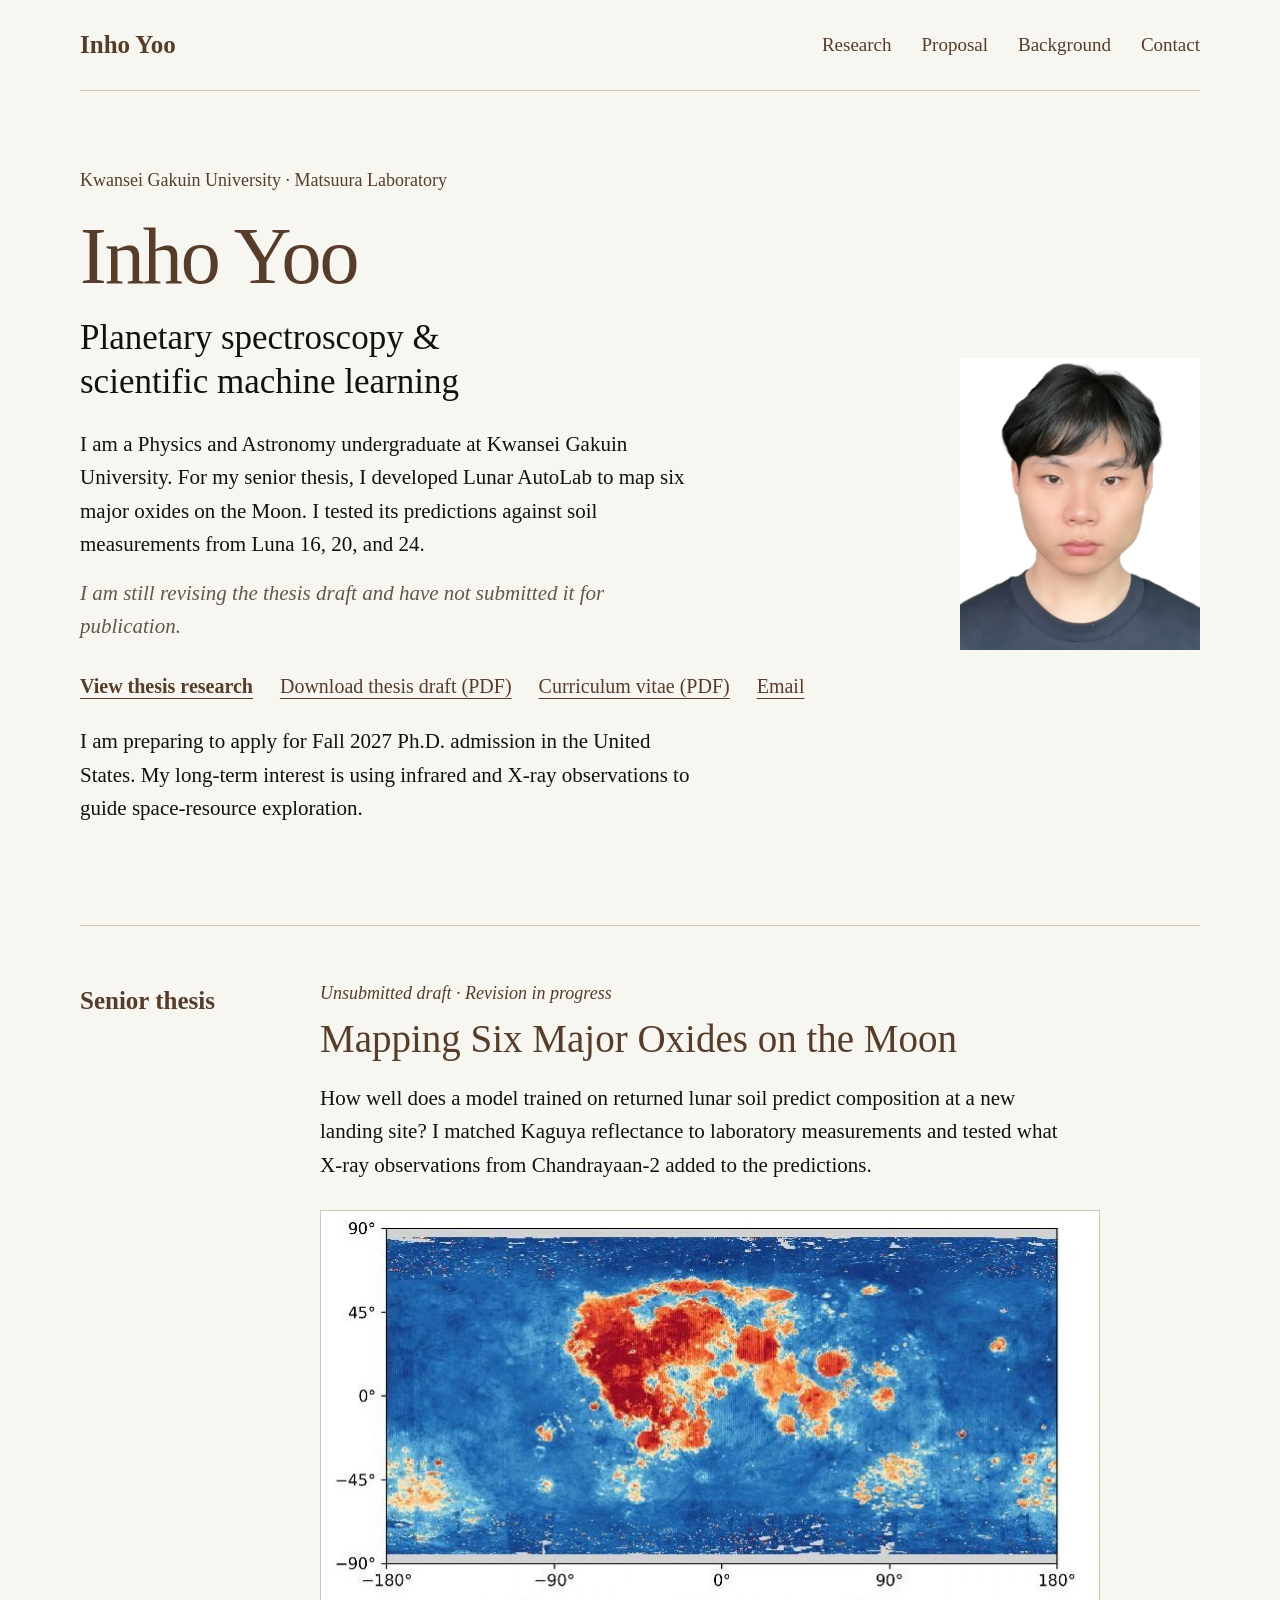
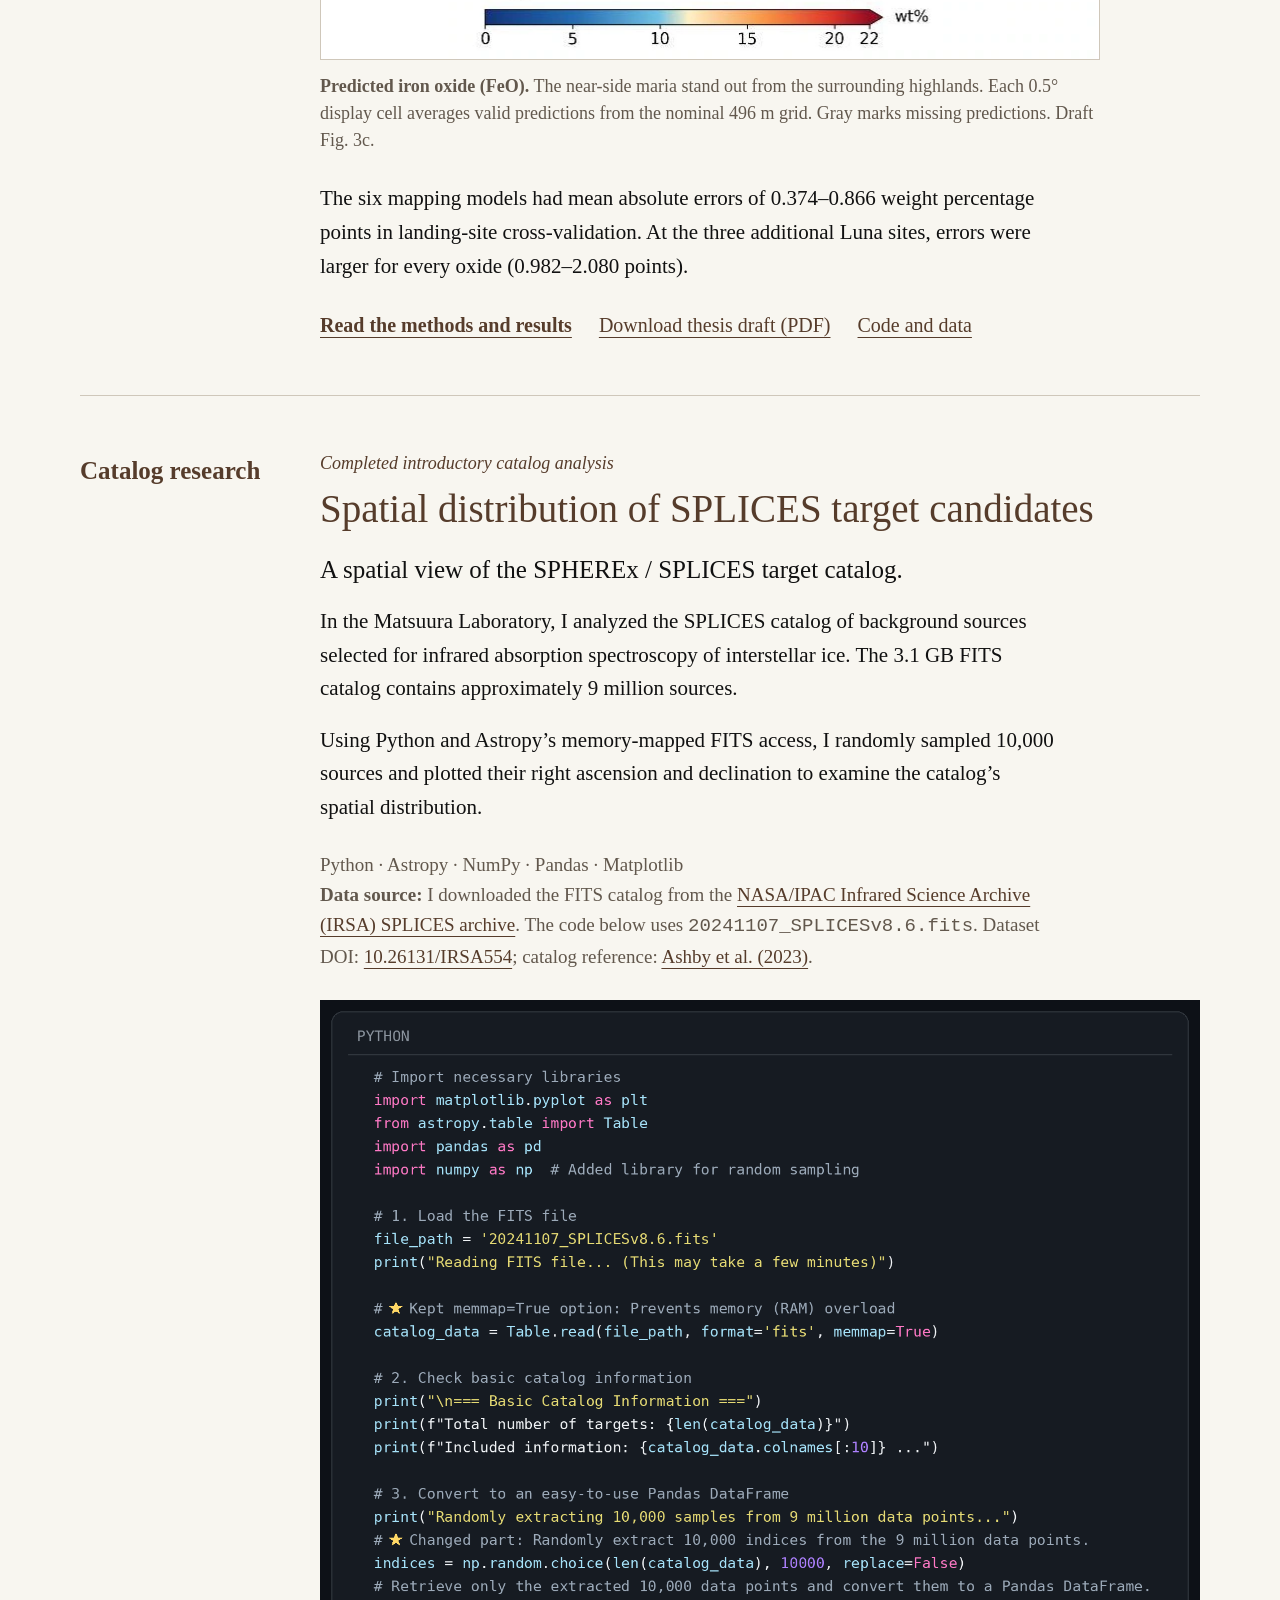
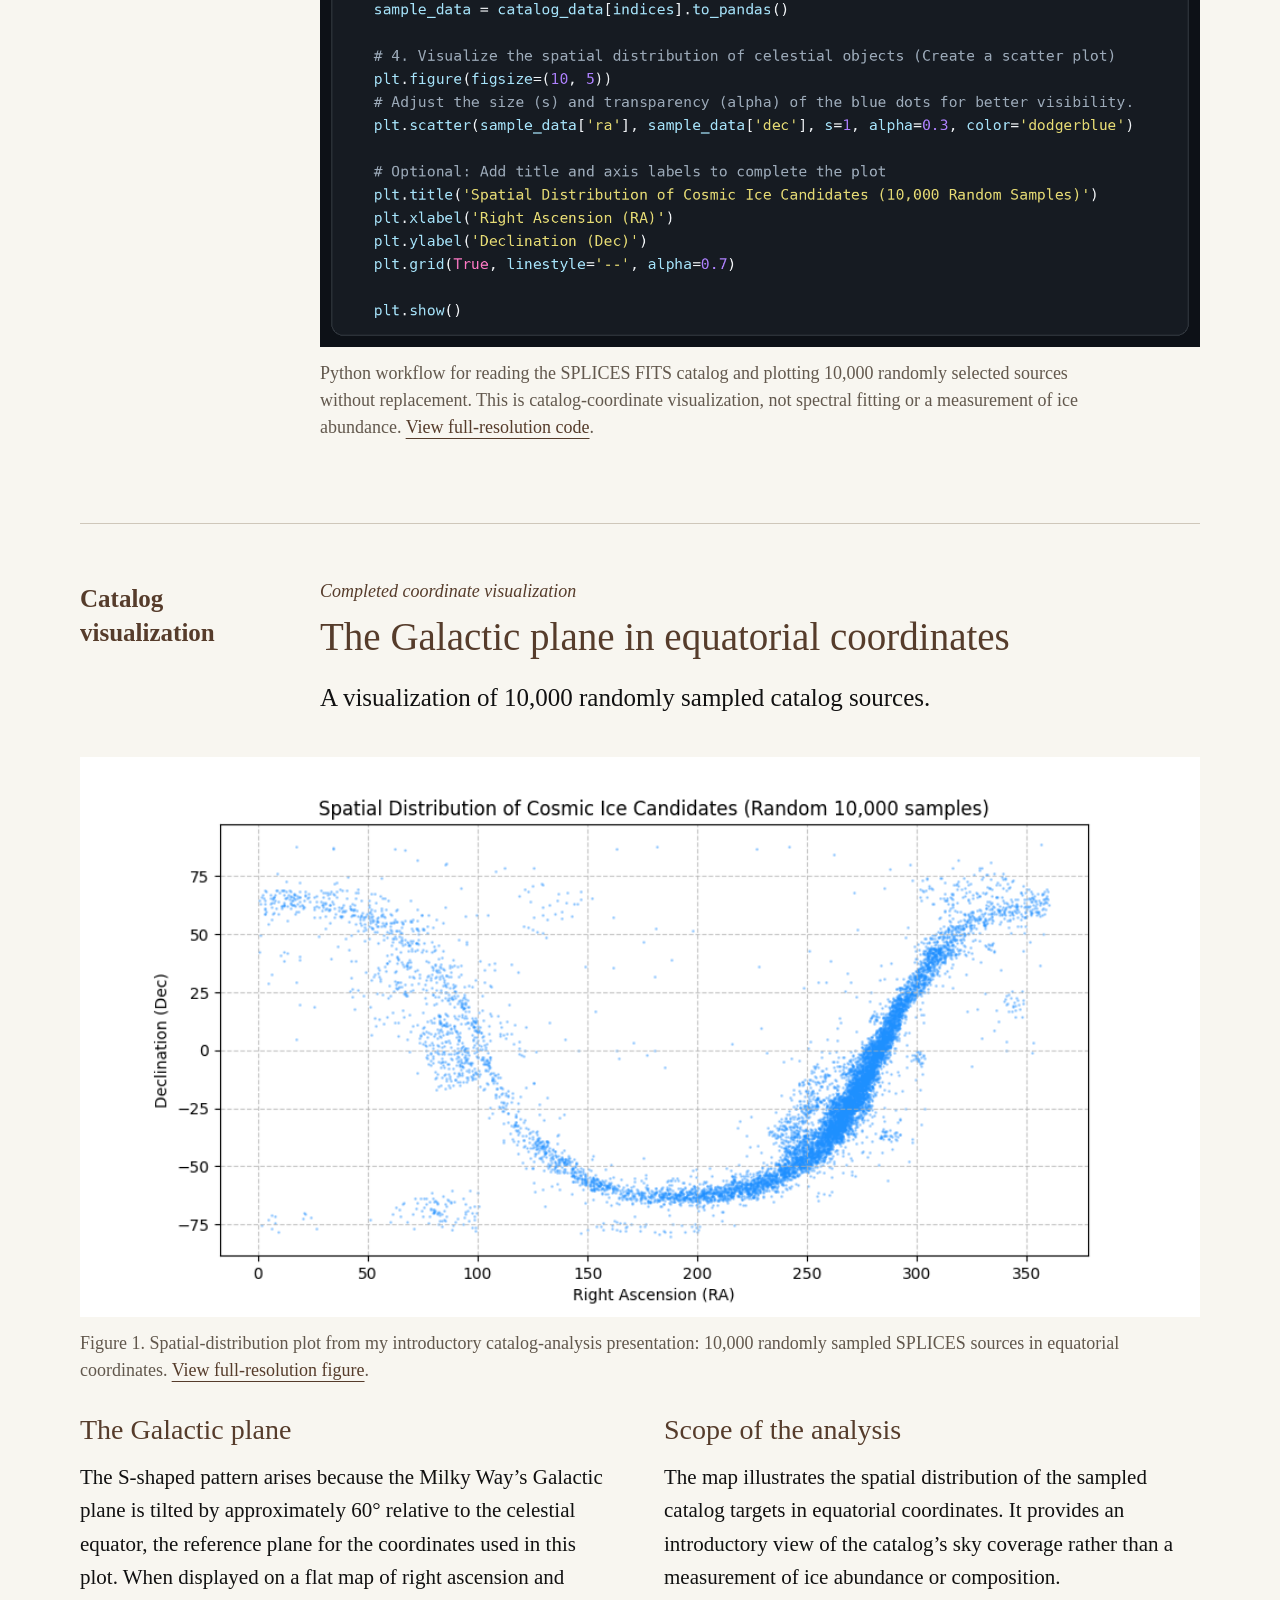
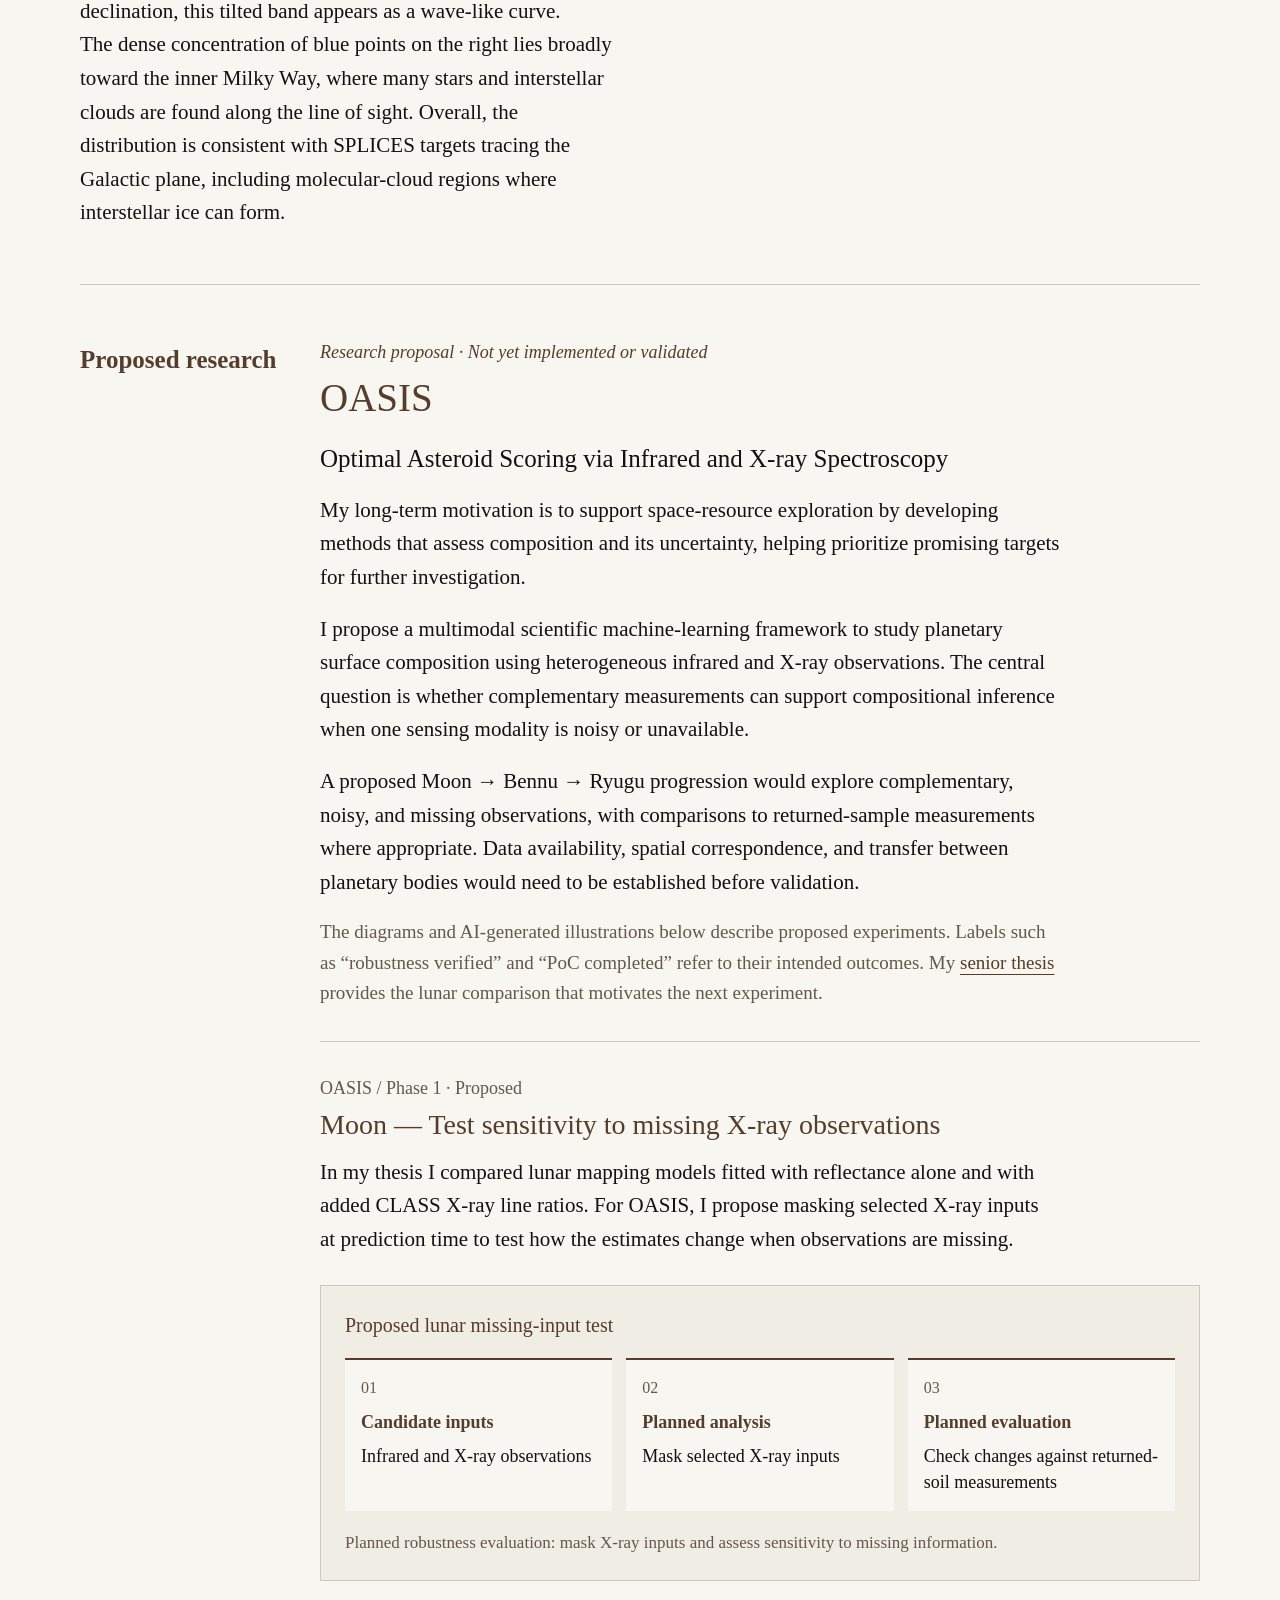
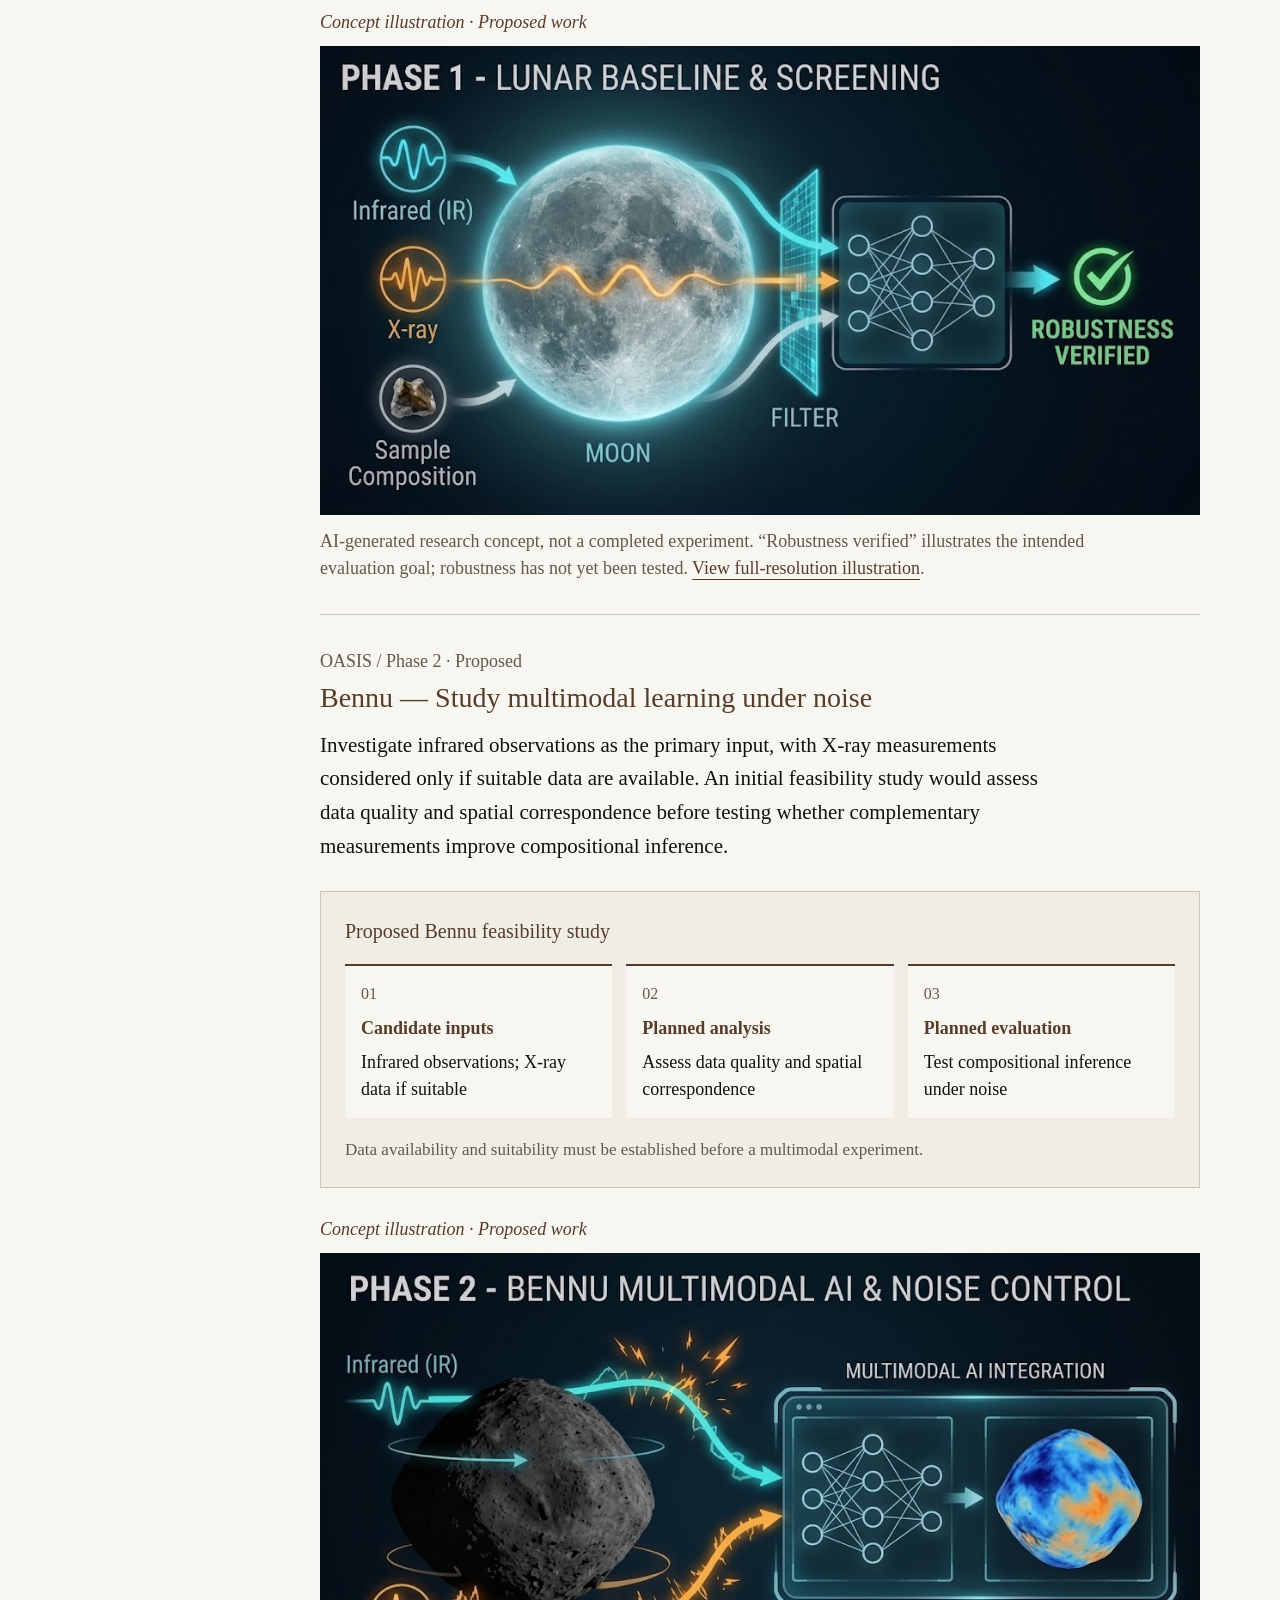
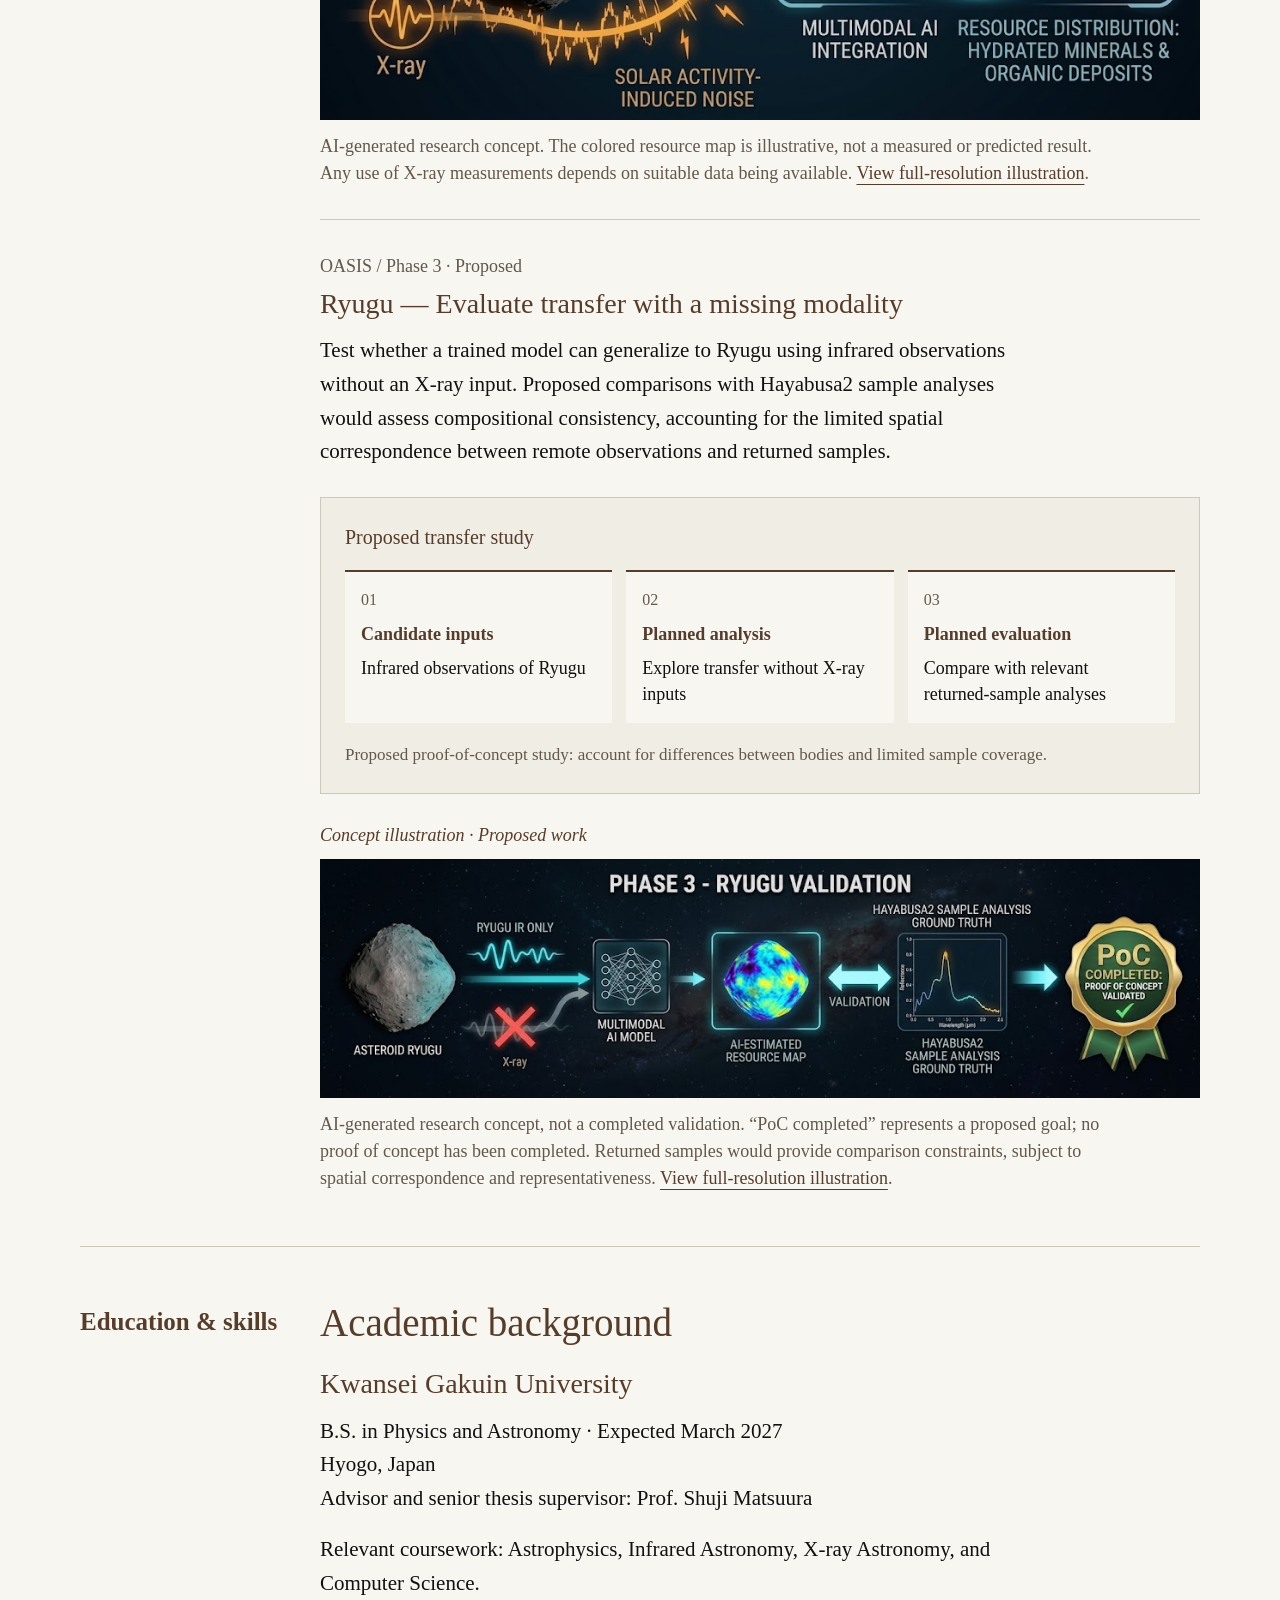
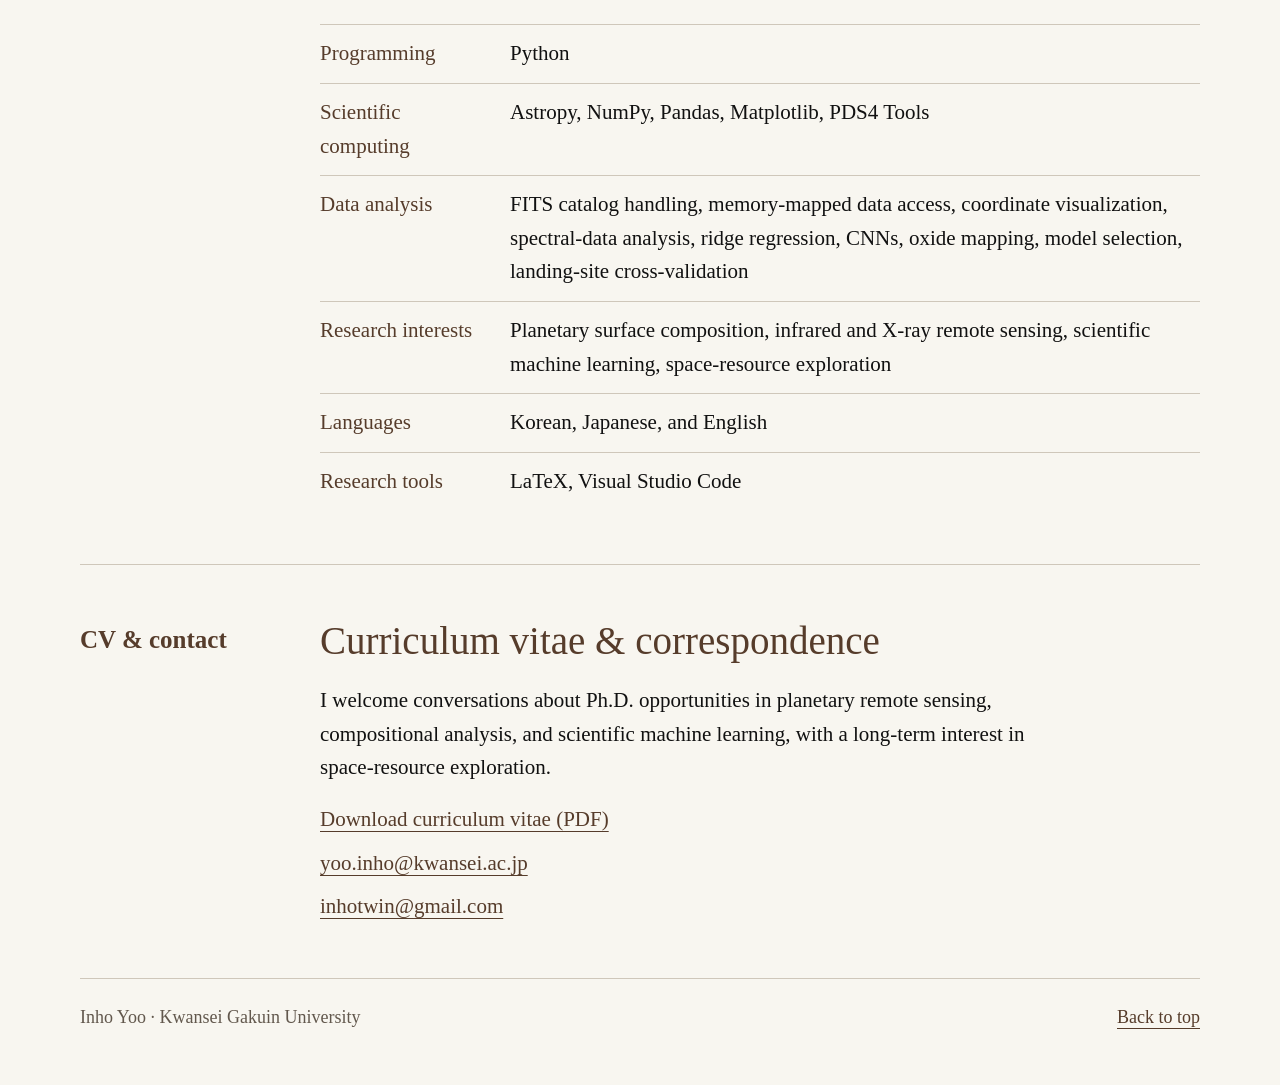
<file: index.html>
<!doctype html>
<html lang="en">
<head>
  <meta charset="utf-8">
  <meta name="viewport" content="width=device-width, initial-scale=1">
  <meta name="description" content="Inho Yoo, Physics and Astronomy undergraduate at Kwansei Gakuin University. Lunar AutoLab, predicted lunar oxide abundances, landing-site validation, and an unsubmitted senior thesis draft under active revision.">
  <title>Inho Yoo | Planetary Science &amp; Spectroscopy</title>
  <link rel="stylesheet" href="styles.css">
</head>
<body>
<a class="skip" href="#main">Skip to content</a>
<header class="site-header wrap">
  <a class="wordmark" href="#">Inho Yoo</a>
  <nav aria-label="Main navigation"><a href="#research">Research</a><a href="#oasis">Proposal</a><a href="#background">Background</a><a href="#contact">Contact</a></nav>
</header>
<main id="main" class="wrap">
  <section class="hero" aria-labelledby="name">
    <div>
      <p class="eyebrow">Kwansei Gakuin University · Matsuura Laboratory</p>
      <h1 id="name">Inho Yoo</h1>
      <p class="identity">Planetary spectroscopy &amp;<br>scientific machine learning</p>
      <p class="intro">I am a Physics and Astronomy undergraduate at Kwansei Gakuin University. For my senior thesis, I developed Lunar AutoLab to map six major oxides on the Moon. I tested its predictions against soil measurements from Luna 16, 20, and 24.</p>
      <p class="intro draft-line">I am still revising the thesis draft and have not submitted it for publication.</p>
      <div class="links"><a class="study-link" href="research/lunar-oxides/">View thesis research</a><a href="assets/lunar-oxides/Inho_Yoo_Graduation_Thesis_20261126.pdf" download="Inho_Yoo_Graduation_Thesis_20261126.pdf">Download thesis draft (PDF)</a><a href="assets/inho-yoo-cv.pdf">Curriculum vitae (PDF)</a><a href="mailto:yoo.inho@kwansei.ac.jp">Email</a></div>
      <p class="intro study-outlook">I am preparing to apply for Fall 2027 Ph.D. admission in the United States. My long-term interest is using infrared and X-ray observations to guide space-resource exploration.</p>
    </div>
    <img class="portrait" src="assets/inho-yoo.jpg" width="822" height="1000" alt="Portrait of Inho Yoo">
  </section>
  <section id="research" class="section research-feature" aria-labelledby="next-title">
    <div class="section-label">Senior thesis</div>
    <div class="section-body" id="next">
      <p class="status">Unsubmitted draft · Revision in progress</p>
      <h2 id="next-title">Mapping Six Major Oxides on the Moon</h2>
      <p>How well does a model trained on returned lunar soil predict composition at a new landing site? I matched Kaguya reflectance to laboratory measurements and tested what X-ray observations from Chandrayaan-2 added to the predictions.</p>
      <figure class="featured-map">
        <a href="assets/lunar-oxides/feo-global.webp" aria-label="Enlarge the predicted lunar FeO map"><img src="assets/lunar-oxides/feo-global.webp" width="780" height="449" loading="lazy" alt="Global map of predicted FeO in weight percent. Oceanus Procellarum and Mare Imbrium show higher FeO than the surrounding highlands."></a>
        <figcaption><strong>Predicted iron oxide (FeO).</strong> The near-side maria stand out from the surrounding highlands. Each 0.5° display cell averages valid predictions from the nominal 496 m grid. Gray marks missing predictions. Draft Fig. 3c.</figcaption>
      </figure>
      <p>The six mapping models had mean absolute errors of 0.374–0.866 weight percentage points in landing-site cross-validation. At the three additional Luna sites, errors were larger for every oxide (0.982–2.080 points).</p>
      <div class="links"><a class="study-link" href="research/lunar-oxides/">Read the methods and results</a><a href="assets/lunar-oxides/Inho_Yoo_Graduation_Thesis_20261126.pdf" download="Inho_Yoo_Graduation_Thesis_20261126.pdf">Download thesis draft (PDF)</a><a href="research/lunar-oxides/#materials">Code and data</a></div>
    </div>
  </section>
  <section id="splices" class="section" aria-labelledby="research-title">
    <div class="section-label">Catalog research</div>
    <div class="section-body">
      <p class="status">Completed introductory catalog analysis</p>
      <h2 id="research-title">Spatial distribution of SPLICES target candidates</h2>
      <p class="lead">A spatial view of the SPHEREx / SPLICES target catalog.</p>
      <p>In the Matsuura Laboratory, I analyzed the SPLICES catalog of background sources selected for infrared absorption spectroscopy of interstellar ice. The 3.1 GB FITS catalog contains approximately 9 million sources.</p>
      <p>Using Python and Astropy’s memory-mapped FITS access, I randomly sampled 10,000 sources and plotted their right ascension and declination to examine the catalog’s spatial distribution.</p>
      <p class="method">Python · Astropy · NumPy · Pandas · Matplotlib</p>
      <p class="note"><strong>Data source:</strong> I downloaded the FITS catalog from the <a href="https://irsa.ipac.caltech.edu/data/SPHEREx/SPLICES/">NASA/IPAC Infrared Science Archive (IRSA) SPLICES archive</a>. The code below uses <code>20241107_SPLICESv8.6.fits</code>. Dataset DOI: <a href="https://doi.org/10.26131/IRSA554">10.26131/IRSA554</a>; catalog reference: <a href="https://iopscience.iop.org/article/10.3847/1538-4357/acc86b">Ashby et al. (2023)</a>.</p>
      <figure class="code-figure">
        <a href="assets/splices-code.png" aria-label="Open the SPLICES Python code image at full resolution"><img src="assets/splices-code.png" width="1558" height="1677" loading="lazy" alt="Python code reads the SPLICES FITS catalog with Astropy, selects 10,000 distinct random indices with NumPy, and plots right ascension against declination with Matplotlib."></a>
        <figcaption>Python workflow for reading the SPLICES FITS catalog and plotting 10,000 randomly selected sources without replacement. This is catalog-coordinate visualization, not spectral fitting or a measurement of ice abundance. <a href="assets/splices-code.png">View full-resolution code</a>.</figcaption>
      </figure>
    </div>
  </section>
  <section id="result" class="section result" aria-labelledby="result-title">
    <div class="result-heading">
<div class="section-label">Catalog visualization</div>
<div>
<p class="status">Completed coordinate visualization</p>
<h2 id="result-title">The Galactic plane in equatorial coordinates</h2>
<p class="lead">A visualization of 10,000 randomly sampled catalog sources.</p>
</div>
</div>
    <figure>
      <a href="assets/cosmic-ice-spatial-distribution.png" aria-label="Open the original spatial-distribution figure at full resolution"><img src="assets/cosmic-ice-spatial-distribution.png" width="890" height="480" alt="Original research plot showing 10,000 SPLICES targets plotted by right ascension and declination. A curved band descends to about minus 60 degrees declination, with a dense concentration near right ascension 270 degrees."></a>
      <figcaption>Figure 1. Spatial-distribution plot from my introductory catalog-analysis presentation: 10,000 randomly sampled SPLICES sources in equatorial coordinates. 
        <a href="assets/cosmic-ice-spatial-distribution.png">View full-resolution figure</a>.</figcaption>
    </figure>
    <div class="interpretation">
<div>
<h3>The Galactic plane</h3>
<p>The S-shaped pattern arises because the Milky Way’s Galactic plane is tilted by approximately 60° relative to the celestial equator, the reference plane for the coordinates used in this plot. When displayed on a flat map of right ascension and declination, this tilted band appears as a wave-like curve.</p>
<p>The dense concentration of blue points on the right lies broadly toward the inner Milky Way, where many stars and interstellar clouds are found along the line of sight. Overall, the distribution is consistent with SPLICES targets tracing the Galactic plane, including molecular-cloud regions where interstellar ice can form.</p>
</div>
<div>
<h3>Scope of the analysis</h3>
<p>The map illustrates the spatial distribution of the sampled catalog targets in equatorial coordinates. It provides an introductory view of the catalog’s sky coverage rather than a measurement of ice abundance or composition.</p>
</div>
</div>
  </section>
  <section id="oasis" class="section" aria-labelledby="oasis-title">
    <div class="section-label">Proposed research</div>
    <div class="section-body">
<p class="status">Research proposal · Not yet implemented or validated</p>
<h2 id="oasis-title">OASIS</h2>
<p class="lead">Optimal Asteroid Scoring via Infrared and X-ray Spectroscopy</p>
<p>My long-term motivation is to support space-resource exploration by developing methods that assess composition and its uncertainty, helping prioritize promising targets for further investigation.</p>
<p>I propose a multimodal scientific machine-learning framework to study planetary surface composition using heterogeneous infrared and X-ray observations. The central question is whether complementary measurements can support compositional inference when one sensing modality is noisy or unavailable.</p>
<p>A proposed Moon → Bennu → Ryugu progression would explore complementary, noisy, and missing observations, with comparisons to returned-sample measurements where appropriate. Data availability, spatial correspondence, and transfer between planetary bodies would need to be established before validation.</p>
<p class="note">The diagrams and AI-generated illustrations below describe proposed experiments. Labels such as “robustness verified” and “PoC completed” refer to their intended outcomes. My <a href="research/lunar-oxides/">senior thesis</a> provides the lunar comparison that motivates the next experiment.</p>
      <article class="phase">
<p class="phase-number">OASIS / Phase 1 · Proposed</p>
<h3>Moon — Test sensitivity to missing X-ray observations</h3>
<p>In my thesis I compared lunar mapping models fitted with reflectance alone and with added CLASS X-ray line ratios. For OASIS, I propose masking selected X-ray inputs at prediction time to test how the estimates change when observations are missing.</p>
<figure class="concept-diagram" aria-labelledby="concept-moon">
<figcaption id="concept-moon">Proposed lunar missing-input test</figcaption>
<ol class="concept-steps">
<li><strong>Candidate inputs</strong><span>Infrared and X-ray observations</span></li>
<li><strong>Planned analysis</strong><span>Mask selected X-ray inputs</span></li>
<li><strong>Planned evaluation</strong><span>Check changes against returned-soil measurements</span></li>
</ol>
<p class="concept-note">Planned robustness evaluation: mask X-ray inputs and assess sensitivity to missing information.</p>
</figure>
<figure class="concept-art">
<p class="status">Concept illustration · Proposed work</p>
<a href="assets/oasis-moon.jpg" aria-label="Open the Moon research concept illustration"><img src="assets/oasis-moon.jpg" width="1024" height="545" loading="lazy" alt="AI-generated illustration of the proposed Moon phase; visual maps and completion labels are conceptual, not achieved research results."></a>
<figcaption>AI-generated research concept, not a completed experiment. “Robustness verified” illustrates the intended evaluation goal; robustness has not yet been tested. <a href="assets/oasis-moon.jpg">View full-resolution illustration</a>.</figcaption>
</figure>
</article>
      <article class="phase">
<p class="phase-number">OASIS / Phase 2 · Proposed</p>
<h3>Bennu — Study multimodal learning under noise</h3>
<p>Investigate infrared observations as the primary input, with X-ray measurements considered only if suitable data are available. An initial feasibility study would assess data quality and spatial correspondence before testing whether complementary measurements improve compositional inference.</p>
<figure class="concept-diagram" aria-labelledby="concept-bennu">
<figcaption id="concept-bennu">Proposed Bennu feasibility study</figcaption>
<ol class="concept-steps">
<li><strong>Candidate inputs</strong><span>Infrared observations; X-ray data if suitable</span></li>
<li><strong>Planned analysis</strong><span>Assess data quality and spatial correspondence</span></li>
<li><strong>Planned evaluation</strong><span>Test compositional inference under noise</span></li>
</ol>
<p class="concept-note">Data availability and suitability must be established before a multimodal experiment.</p>
</figure>
<figure class="concept-art">
<p class="status">Concept illustration · Proposed work</p>
<a href="assets/oasis-bennu.jpg" aria-label="Open the Bennu research concept illustration"><img src="assets/oasis-bennu.jpg" width="1024" height="544" loading="lazy" alt="AI-generated illustration of the proposed Bennu phase; visual maps and completion labels are conceptual, not achieved research results."></a>
<figcaption>AI-generated research concept. The colored resource map is illustrative, not a measured or predicted result. Any use of X-ray measurements depends on suitable data being available. <a href="assets/oasis-bennu.jpg">View full-resolution illustration</a>.</figcaption>
</figure>
</article>
      <article class="phase">
<p class="phase-number">OASIS / Phase 3 · Proposed</p>
<h3>Ryugu — Evaluate transfer with a missing modality</h3>
<p>Test whether a trained model can generalize to Ryugu using infrared observations without an X-ray input. Proposed comparisons with Hayabusa2 sample analyses would assess compositional consistency, accounting for the limited spatial correspondence between remote observations and returned samples.</p>
<figure class="concept-diagram" aria-labelledby="concept-ryugu">
<figcaption id="concept-ryugu">Proposed transfer study</figcaption>
<ol class="concept-steps">
<li><strong>Candidate inputs</strong><span>Infrared observations of Ryugu</span></li>
<li><strong>Planned analysis</strong><span>Explore transfer without X-ray inputs</span></li>
<li><strong>Planned evaluation</strong><span>Compare with relevant returned-sample analyses</span></li>
</ol>
<p class="concept-note">Proposed proof-of-concept study: account for differences between bodies and limited sample coverage.</p>
</figure>
<figure class="concept-art">
<p class="status">Concept illustration · Proposed work</p>
<a href="assets/oasis-ryugu.jpg" aria-label="Open the Ryugu research concept illustration"><img src="assets/oasis-ryugu.jpg" width="1024" height="279" loading="lazy" alt="AI-generated illustration of the proposed Ryugu phase; visual maps and completion labels are conceptual, not achieved research results."></a>
<figcaption>AI-generated research concept, not a completed validation. “PoC completed” represents a proposed goal; no proof of concept has been completed. Returned samples would provide comparison constraints, subject to spatial correspondence and representativeness. <a href="assets/oasis-ryugu.jpg">View full-resolution illustration</a>.</figcaption>
</figure>
</article>
    </div>
  </section>
  <section id="background" class="section" aria-labelledby="background-title">
<div class="section-label">Education &amp; skills</div>
<div class="section-body">
<h2 id="background-title">Academic background</h2>
<h3>Kwansei Gakuin University</h3>
<p>B.S. in Physics and Astronomy · Expected March 2027<br>Hyogo, Japan<br>Advisor and senior thesis supervisor: Prof. Shuji Matsuura</p>
<p>Relevant coursework: Astrophysics, Infrared Astronomy, X-ray Astronomy, and Computer Science.</p>
<dl>
<div>
<dt>Programming</dt>
<dd>Python</dd>
</div>
<div>
<dt>Scientific computing</dt>
<dd>Astropy, NumPy, Pandas, Matplotlib, PDS4 Tools</dd>
</div>
<div>
<dt>Data analysis</dt>
<dd>FITS catalog handling, memory-mapped data access, coordinate visualization, spectral-data analysis, ridge regression, CNNs, oxide mapping, model selection, landing-site cross-validation</dd>
</div>
<div>
<dt>Research interests</dt>
<dd>Planetary surface composition, infrared and X-ray remote sensing, scientific machine learning, space-resource exploration</dd>
</div>
<div>
<dt>Languages</dt>
<dd>Korean, Japanese, and English</dd>
</div>
<div>
<dt>Research tools</dt>
<dd>LaTeX, Visual Studio Code</dd>
</div>
</dl>
</div>
</section>
  <section id="contact" class="section" aria-labelledby="contact-title">
<div class="section-label">CV &amp; contact</div>
<div class="section-body">
<h2 id="contact-title">Curriculum vitae &amp; correspondence</h2>
<p>I welcome conversations about Ph.D. opportunities in planetary remote sensing, compositional analysis, and scientific machine learning, with a long-term interest in space-resource exploration.</p>
<div class="contact-links"><a href="assets/inho-yoo-cv.pdf">Download curriculum vitae (PDF)</a><a href="mailto:yoo.inho@kwansei.ac.jp">yoo.inho@kwansei.ac.jp</a><a href="mailto:inhotwin@gmail.com">inhotwin@gmail.com</a>
</div>
</div>
</section>
</main>
<footer class="footer wrap">
<p>Inho Yoo · Kwansei Gakuin University</p><a href="#">Back to top</a>
</footer>
</body>
</html>
</file>
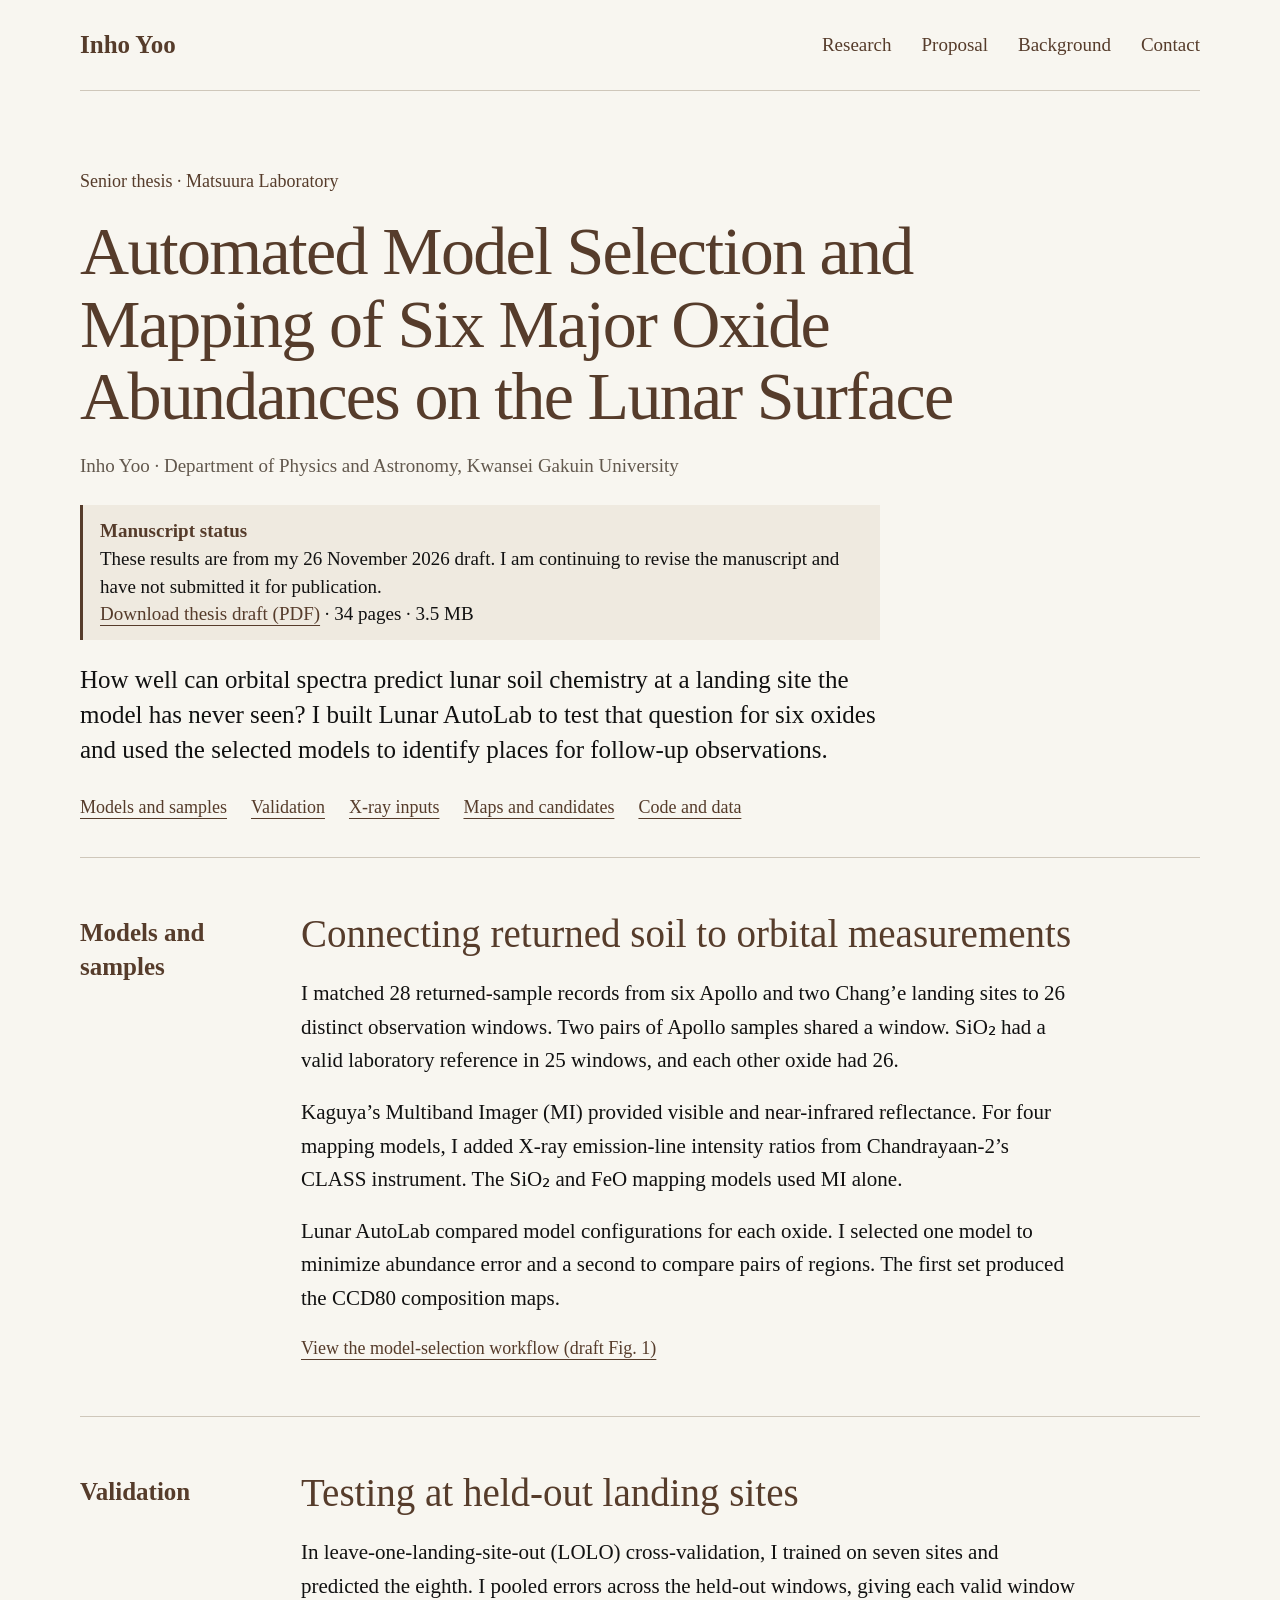
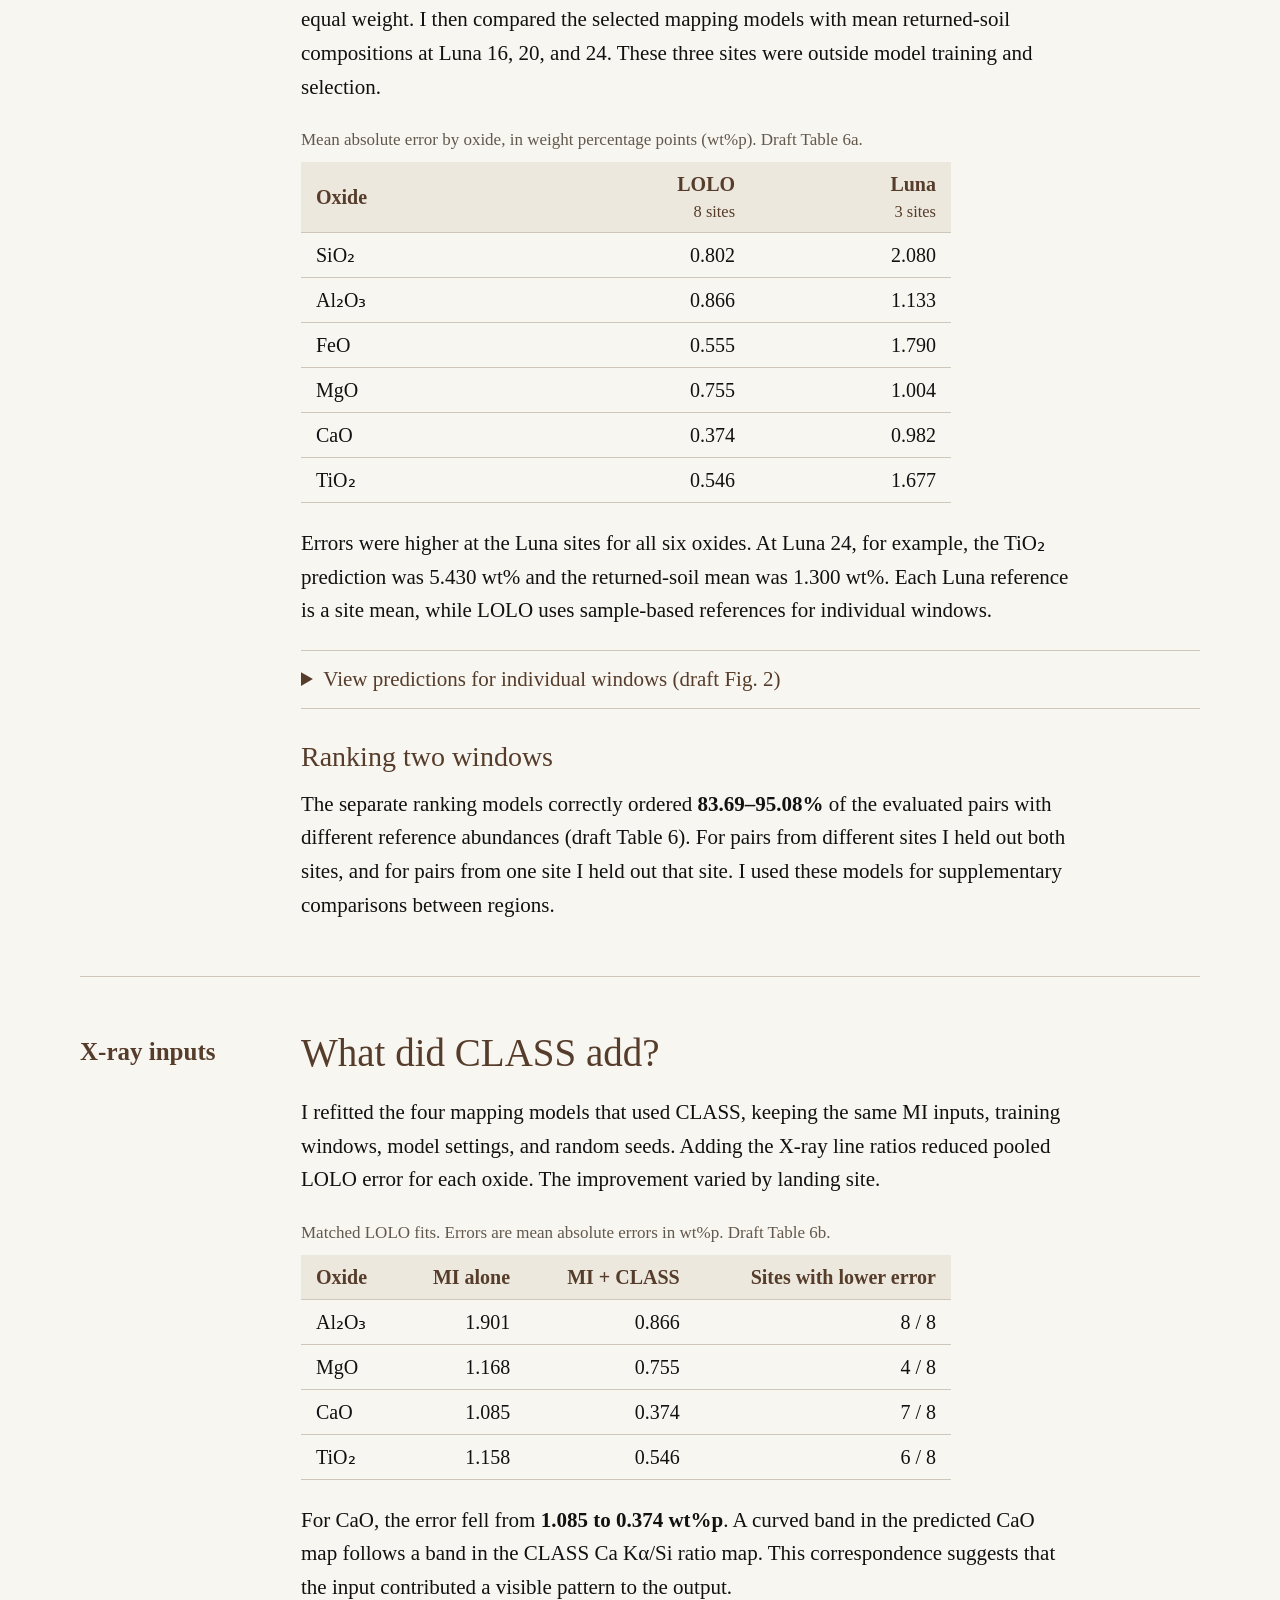
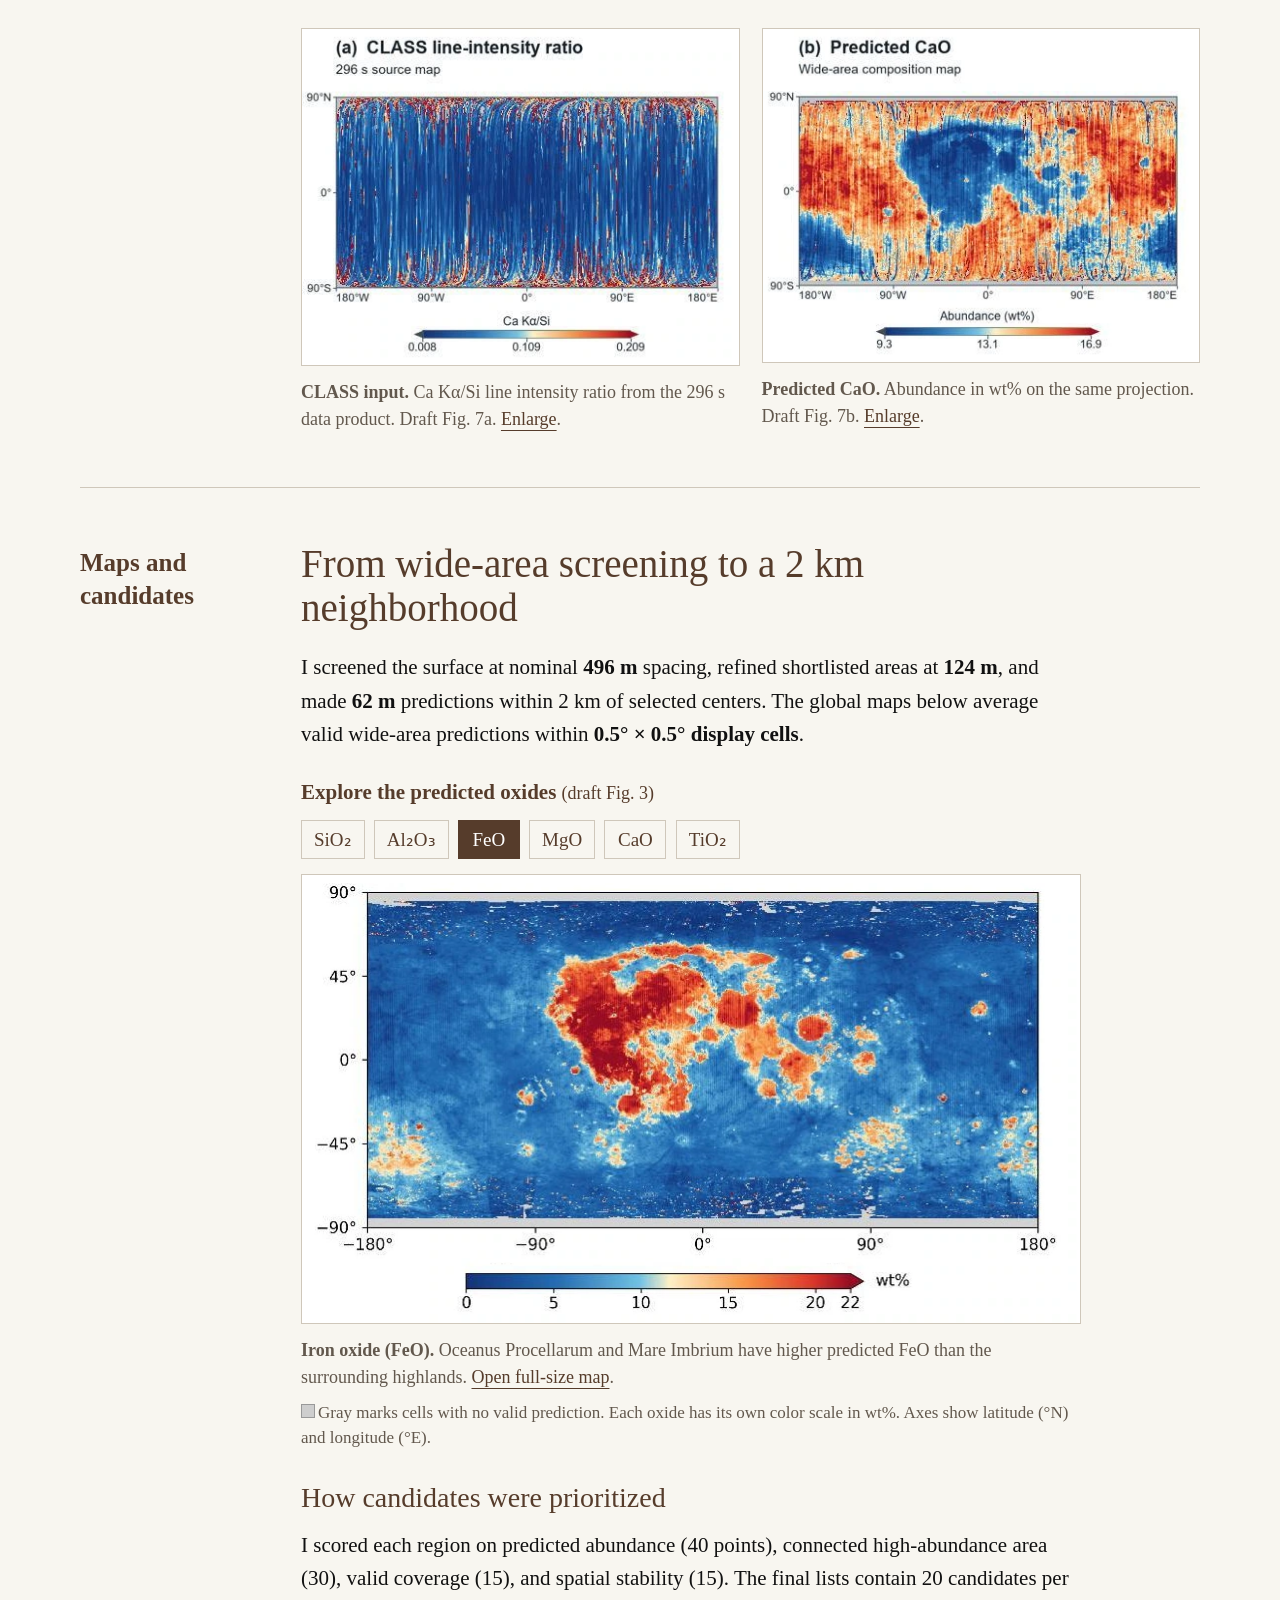
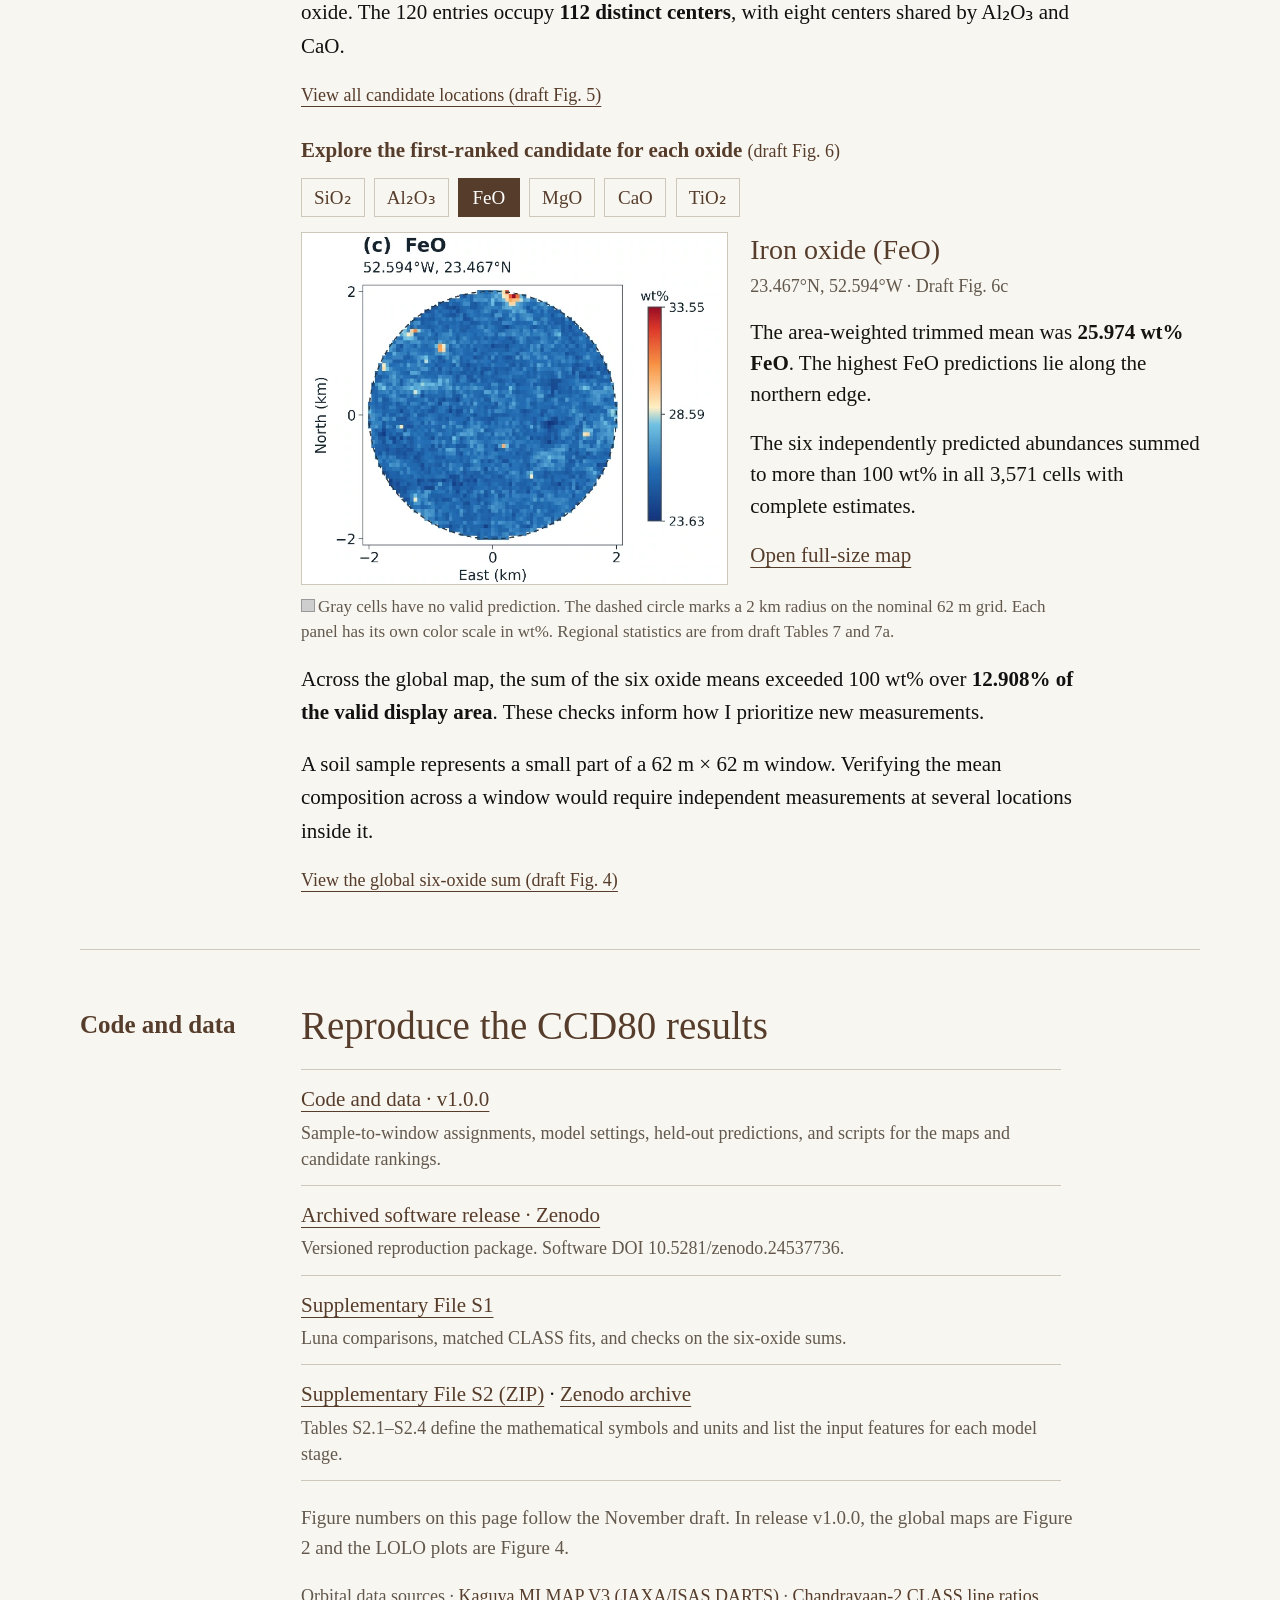
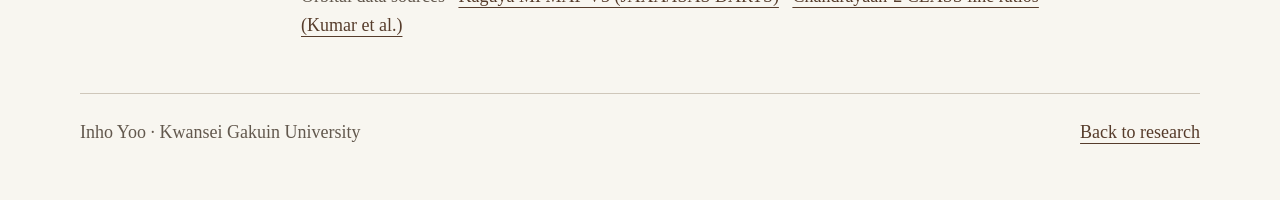
<file: research/lunar-oxides/index.html>
<!doctype html>
<html lang="en">
<head>
  <meta charset="utf-8">
  <meta name="viewport" content="width=device-width, initial-scale=1">
  <meta name="description" content="Inho Yoo’s unsubmitted senior thesis draft on mapping six lunar oxides with Lunar AutoLab. Results include landing-site validation, the contribution of X-ray observations, and regions for follow-up.">
  <title>Mapping Six Major Oxides on the Moon | Inho Yoo</title>
  <link rel="stylesheet" href="../../styles.css?v=13a8911ab7">
</head>
<body>
  <a class="skip" href="#main">Skip to content</a>
  <header class="site-header wrap">
    <a class="wordmark" href="../../">Inho Yoo</a>
    <nav aria-label="Main navigation"><a href="../../#research">Research</a><a href="../../#oasis">Proposal</a><a href="../../#background">Background</a><a href="../../#contact">Contact</a></nav>
  </header>
  <main id="main" class="wrap study-page">
    <header class="study-heading">
      <p class="eyebrow">Senior thesis · Matsuura Laboratory</p>
      <h1>Automated Model Selection and Mapping of Six Major Oxide Abundances on the Lunar Surface</h1>
      <p class="byline">Inho Yoo · Department of Physics and Astronomy, Kwansei Gakuin University</p>
      <p class="draft-note"><strong>Manuscript status</strong> These results are from my 26 November 2026 draft. I am continuing to revise the manuscript and have not submitted it for publication.<br><a href="../../assets/lunar-oxides/Inho_Yoo_Graduation_Thesis_20261126.pdf" download="Inho_Yoo_Graduation_Thesis_20261126.pdf">Download thesis draft (PDF)</a> · 34 pages · 3.5 MB</p>
      <p class="lead">How well can orbital spectra predict lunar soil chemistry at a landing site the model has never seen? I built Lunar AutoLab to test that question for six oxides and used the selected models to identify places for follow-up observations.</p>
      <nav class="study-nav" aria-label="On this page"><a href="#methods">Models and samples</a><a href="#validation">Validation</a><a href="#class">X-ray inputs</a><a href="#maps">Maps and candidates</a><a href="#materials">Code and data</a></nav>
    </header>

    <section id="methods" class="section" aria-labelledby="methods-title">
      <div class="section-label">Models and samples</div>
      <div class="section-body">
        <h2 id="methods-title">Connecting returned soil to orbital measurements</h2>
        <p>I matched 28 returned-sample records from six Apollo and two Chang’e landing sites to 26 distinct observation windows. Two pairs of Apollo samples shared a window. SiO₂ had a valid laboratory reference in 25 windows, and each other oxide had 26.</p>
        <p>Kaguya’s Multiband Imager (MI) provided visible and near-infrared reflectance. For four mapping models, I added X-ray emission-line intensity ratios from Chandrayaan-2’s CLASS instrument. The SiO₂ and FeO mapping models used MI alone.</p>
        <p>Lunar AutoLab compared model configurations for each oxide. I selected one model to minimize abundance error and a second to compare pairs of regions. The first set produced the CCD80 composition maps.</p>
        <p class="figure-source"><a href="../../assets/lunar-oxides/workflow.webp">View the model-selection workflow (draft Fig. 1)</a></p>
      </div>
    </section>

    <section id="validation" class="section" aria-labelledby="validation-title">
      <div class="section-label">Validation</div>
      <div class="section-body">
        <h2 id="validation-title">Testing at held-out landing sites</h2>
        <p>In leave-one-landing-site-out (LOLO) cross-validation, I trained on seven sites and predicted the eighth. I pooled errors across the held-out windows, giving each valid window equal weight. I then compared the selected mapping models with mean returned-soil compositions at Luna 16, 20, and 24. These three sites were outside model training and selection.</p>
        <div class="table-wrap">
          <table class="study-table" id="validation-table">
            <caption>Mean absolute error by oxide, in weight percentage points (wt%p). Draft Table 6a.</caption>
            <thead><tr><th scope="col">Oxide</th><th scope="col">LOLO<br><small>8 sites</small></th><th scope="col">Luna<br><small>3 sites</small></th></tr></thead>
            <tbody>
              <tr><th scope="row">SiO₂</th><td>0.802</td><td>2.080</td></tr>
              <tr><th scope="row">Al₂O₃</th><td>0.866</td><td>1.133</td></tr>
              <tr><th scope="row">FeO</th><td>0.555</td><td>1.790</td></tr>
              <tr><th scope="row">MgO</th><td>0.755</td><td>1.004</td></tr>
              <tr><th scope="row">CaO</th><td>0.374</td><td>0.982</td></tr>
              <tr><th scope="row">TiO₂</th><td>0.546</td><td>1.677</td></tr>
            </tbody>
          </table>
        </div>
        <p>Errors were higher at the Luna sites for all six oxides. At Luna 24, for example, the TiO₂ prediction was 5.430 wt% and the returned-soil mean was 1.300 wt%. Each Luna reference is a site mean, while LOLO uses sample-based references for individual windows.</p>
        <details class="figure-disclosure">
          <summary>View predictions for individual windows (draft Fig. 2)</summary>
          <figure>
            <a href="../../assets/lunar-oxides/validation.webp"><img src="../../assets/lunar-oxides/validation.webp" width="1598" height="1238" loading="lazy" alt="Six scatterplots of held-out predictions against sample-based reference abundances, with observations colored by landing site."></a>
            <figcaption>Each point represents an observation window. The dashed line marks agreement with the sample reference. <a href="../../assets/lunar-oxides/validation.webp">Open full-size figure</a>.</figcaption>
          </figure>
        </details>
        <h3>Ranking two windows</h3>
        <p>The separate ranking models correctly ordered <strong>83.69–95.08%</strong> of the evaluated pairs with different reference abundances (draft Table 6). For pairs from different sites I held out both sites, and for pairs from one site I held out that site. I used these models for supplementary comparisons between regions.</p>
      </div>
    </section>

    <section id="class" class="section" aria-labelledby="class-title">
      <div class="section-label">X-ray inputs</div>
      <div class="section-body">
        <h2 id="class-title">What did CLASS add?</h2>
        <p>I refitted the four mapping models that used CLASS, keeping the same MI inputs, training windows, model settings, and random seeds. Adding the X-ray line ratios reduced pooled LOLO error for each oxide. The improvement varied by landing site.</p>
        <div class="table-wrap">
          <table class="study-table" id="class-table">
            <caption>Matched LOLO fits. Errors are mean absolute errors in wt%p. Draft Table 6b.</caption>
            <thead><tr><th scope="col">Oxide</th><th scope="col">MI alone</th><th scope="col">MI + CLASS</th><th scope="col">Sites with lower error</th></tr></thead>
            <tbody>
              <tr><th scope="row">Al₂O₃</th><td>1.901</td><td>0.866</td><td>8 / 8</td></tr>
              <tr><th scope="row">MgO</th><td>1.168</td><td>0.755</td><td>4 / 8</td></tr>
              <tr><th scope="row">CaO</th><td>1.085</td><td>0.374</td><td>7 / 8</td></tr>
              <tr><th scope="row">TiO₂</th><td>1.158</td><td>0.546</td><td>6 / 8</td></tr>
            </tbody>
          </table>
        </div>
        <p>For CaO, the error fell from <strong>1.085 to 0.374 wt%p</strong>. A curved band in the predicted CaO map follows a band in the CLASS Ca Kα/Si ratio map. This correspondence suggests that the input contributed a visible pattern to the output.</p>
        <div class="figure-pair">
          <figure>
            <a href="../../assets/lunar-oxides/class-calcium.webp"><img src="../../assets/lunar-oxides/class-calcium.webp" width="448" height="344" loading="lazy" alt="CLASS calcium-to-silicon X-ray line intensity ratio with a curved band near the poles."></a>
            <figcaption><strong>CLASS input.</strong> Ca Kα/Si line intensity ratio from the 296 s data product. Draft Fig. 7a. <a href="../../assets/lunar-oxides/class-calcium.webp">Enlarge</a>.</figcaption>
          </figure>
          <figure>
            <a href="../../assets/lunar-oxides/cao-pattern.webp"><img src="../../assets/lunar-oxides/cao-pattern.webp" width="451" height="344" loading="lazy" alt="Predicted CaO abundance with a curved band in a similar location on the same global projection."></a>
            <figcaption><strong>Predicted CaO.</strong> Abundance in wt% on the same projection. Draft Fig. 7b. <a href="../../assets/lunar-oxides/cao-pattern.webp">Enlarge</a>.</figcaption>
          </figure>
        </div>
      </div>
    </section>

    <section id="maps" class="section" aria-labelledby="maps-title">
      <div class="section-label">Maps and candidates</div>
      <div class="section-body">
        <h2 id="maps-title">From wide-area screening to a 2 km neighborhood</h2>
        <p>I screened the surface at nominal <strong>496 m</strong> spacing, refined shortlisted areas at <strong>124 m</strong>, and made <strong>62 m</strong> predictions within 2 km of selected centers. The global maps below average valid wide-area predictions within <strong>0.5° × 0.5° display cells</strong>.</p>
        <fieldset class="oxide-gallery">
          <legend>Explore the predicted oxides <span>(draft Fig. 3)</span></legend>
          <input class="oxide-choice" type="radio" name="oxide" id="map-sio2" value="sio2"><label for="map-sio2">SiO₂</label>
          <input class="oxide-choice" type="radio" name="oxide" id="map-al2o3" value="al2o3"><label for="map-al2o3">Al₂O₃</label>
          <input class="oxide-choice" type="radio" name="oxide" id="map-feo" value="feo" checked><label for="map-feo">FeO</label>
          <input class="oxide-choice" type="radio" name="oxide" id="map-mgo" value="mgo"><label for="map-mgo">MgO</label>
          <input class="oxide-choice" type="radio" name="oxide" id="map-cao" value="cao"><label for="map-cao">CaO</label>
          <input class="oxide-choice" type="radio" name="oxide" id="map-tio2" value="tio2"><label for="map-tio2">TiO₂</label>
          <div class="map-views">
            <figure class="oxide-view view-sio2">
              <a href="../../assets/lunar-oxides/sio2-global.webp" aria-label="Enlarge the silicon dioxide map"><img src="../../assets/lunar-oxides/sio2-global.webp" width="780" height="449" loading="lazy" alt="Global map of predicted SiO₂ in weight percent. Predicted SiO₂ is relatively low in Oceanus Procellarum and Mare Imbrium, and higher in Mare Frigoris."></a>
              <figcaption><strong>Silicon dioxide (SiO₂).</strong> Predicted SiO₂ is relatively low in Oceanus Procellarum and Mare Imbrium, and higher in Mare Frigoris. <a href="../../assets/lunar-oxides/sio2-global.webp">Open full-size map</a>.</figcaption>
            </figure>
            <figure class="oxide-view view-al2o3">
              <a href="../../assets/lunar-oxides/al2o3-global.webp" aria-label="Enlarge the aluminum oxide map"><img src="../../assets/lunar-oxides/al2o3-global.webp" width="780" height="449" loading="lazy" alt="Global map of predicted Al₂O₃ in weight percent. Predicted Al₂O₃ is lower in the major near-side maria than in the surrounding highlands."></a>
              <figcaption><strong>Aluminum oxide (Al₂O₃).</strong> Predicted Al₂O₃ is lower in the major near-side maria than in the surrounding highlands. <a href="../../assets/lunar-oxides/al2o3-global.webp">Open full-size map</a>.</figcaption>
            </figure>
            <figure class="oxide-view view-feo">
              <a href="../../assets/lunar-oxides/feo-global.webp" aria-label="Enlarge the iron oxide map"><img src="../../assets/lunar-oxides/feo-global.webp" width="780" height="449" loading="lazy" alt="Global map of predicted FeO in weight percent. Oceanus Procellarum and Mare Imbrium have higher predicted FeO than the surrounding highlands."></a>
              <figcaption><strong>Iron oxide (FeO).</strong> Oceanus Procellarum and Mare Imbrium have higher predicted FeO than the surrounding highlands. <a href="../../assets/lunar-oxides/feo-global.webp">Open full-size map</a>.</figcaption>
            </figure>
            <figure class="oxide-view view-mgo">
              <a href="../../assets/lunar-oxides/mgo-global.webp" aria-label="Enlarge the magnesium oxide map"><img src="../../assets/lunar-oxides/mgo-global.webp" width="780" height="449" loading="lazy" alt="Global map of predicted MgO in weight percent. Predicted MgO is relatively high in the major near-side maria."></a>
              <figcaption><strong>Magnesium oxide (MgO).</strong> Predicted MgO is relatively high in the major near-side maria. <a href="../../assets/lunar-oxides/mgo-global.webp">Open full-size map</a>.</figcaption>
            </figure>
            <figure class="oxide-view view-cao">
              <a href="../../assets/lunar-oxides/cao-global.webp" aria-label="Enlarge the calcium oxide map"><img src="../../assets/lunar-oxides/cao-global.webp" width="780" height="449" loading="lazy" alt="Global map of predicted CaO in weight percent. Predicted CaO is relatively low in the major near-side maria. A curved band also appears in the CLASS input."></a>
              <figcaption><strong>Calcium oxide (CaO).</strong> Predicted CaO is relatively low in the major near-side maria. A curved band also appears in the CLASS input. <a href="../../assets/lunar-oxides/cao-global.webp">Open full-size map</a>.</figcaption>
            </figure>
            <figure class="oxide-view view-tio2">
              <a href="../../assets/lunar-oxides/tio2-global.webp" aria-label="Enlarge the titanium dioxide map"><img src="../../assets/lunar-oxides/tio2-global.webp" width="780" height="449" loading="lazy" alt="Global map of predicted TiO₂ in weight percent. High predicted TiO₂ is concentrated in a few maria, including Mare Tranquillitatis and Mare Crisium."></a>
              <figcaption><strong>Titanium dioxide (TiO₂).</strong> High predicted TiO₂ is concentrated in a few maria, including Mare Tranquillitatis and Mare Crisium. <a href="../../assets/lunar-oxides/tio2-global.webp">Open full-size map</a>.</figcaption>
            </figure>
          </div>
        </fieldset>
        <p class="map-key"><span class="missing-key" aria-hidden="true"></span>Gray marks cells with no valid prediction. Each oxide has its own color scale in wt%. Axes show latitude (°N) and longitude (°E).</p>
        <h3>How candidates were prioritized</h3>
        <p>I scored each region on predicted abundance (40 points), connected high-abundance area (30), valid coverage (15), and spatial stability (15). The final lists contain 20 candidates per oxide. The 120 entries occupy <strong>112 distinct centers</strong>, with eight centers shared by Al₂O₃ and CaO.</p>
        <p class="figure-source"><a href="../../assets/lunar-oxides/candidate-locations.webp">View all candidate locations (draft Fig. 5)</a></p>
        <fieldset class="oxide-gallery candidate-gallery" id="candidate-maps">
          <legend>Explore the first-ranked candidate for each oxide <span>(draft Fig. 6)</span></legend>
          <input class="oxide-choice" type="radio" name="candidate-oxide" id="candidate-sio2" value="sio2" aria-controls="candidate-panel-sio2"><label for="candidate-sio2">SiO₂</label>
          <input class="oxide-choice" type="radio" name="candidate-oxide" id="candidate-al2o3" value="al2o3" aria-controls="candidate-panel-al2o3"><label for="candidate-al2o3">Al₂O₃</label>
          <input class="oxide-choice" type="radio" name="candidate-oxide" id="candidate-feo" value="feo" aria-controls="candidate-panel-feo" checked><label for="candidate-feo">FeO</label>
          <input class="oxide-choice" type="radio" name="candidate-oxide" id="candidate-mgo" value="mgo" aria-controls="candidate-panel-mgo"><label for="candidate-mgo">MgO</label>
          <input class="oxide-choice" type="radio" name="candidate-oxide" id="candidate-cao" value="cao" aria-controls="candidate-panel-cao"><label for="candidate-cao">CaO</label>
          <input class="oxide-choice" type="radio" name="candidate-oxide" id="candidate-tio2" value="tio2" aria-controls="candidate-panel-tio2"><label for="candidate-tio2">TiO₂</label>
          <div class="map-views">
            <figure class="oxide-view view-sio2 candidate-example" id="candidate-panel-sio2">
              <a href="../../assets/lunar-oxides/sio2-candidate.webp" aria-label="Enlarge the SiO₂ candidate map"><img src="../../assets/lunar-oxides/sio2-candidate.webp" width="625" height="516" loading="lazy" alt="Predicted SiO₂ is higher from the center toward the south and lower along the northern edge."></a>
              <figcaption>
                <h3>Silicon dioxide (SiO₂)</h3>
                <p class="candidate-location">56.617°S, 118.958°E · Draft Fig. 6a</p>
                <p>The area-weighted trimmed mean was <strong>53.078 wt% SiO₂</strong>. Higher predicted SiO₂ extends southward from the center.</p>
                <p>The six-oxide total exceeded 100 wt% across 20.216% of the valid area.</p>
                <a href="../../assets/lunar-oxides/sio2-candidate.webp">Open full-size map</a>
              </figcaption>
            </figure>
            <figure class="oxide-view view-al2o3 candidate-example" id="candidate-panel-al2o3">
              <a href="../../assets/lunar-oxides/al2o3-candidate.webp" aria-label="Enlarge the Al₂O₃ candidate map"><img src="../../assets/lunar-oxides/al2o3-candidate.webp" width="625" height="516" loading="lazy" alt="Al₂O₃ map with scattered high values near the northern edge of the assessment circle."></a>
              <figcaption>
                <h3>Aluminum oxide (Al₂O₃)</h3>
                <p class="candidate-location">12.082°N, 168.144°E · Draft Fig. 6b</p>
                <p>The area-weighted trimmed mean was <strong>38.707 wt% Al₂O₃</strong>. This is also the first-ranked CaO site.</p>
                <p>The six-oxide total exceeded 100 wt% across 99.612% of the valid area at this shared site.</p>
                <a href="../../assets/lunar-oxides/al2o3-candidate.webp">Open full-size map</a>
              </figcaption>
            </figure>
            <figure class="oxide-view view-feo candidate-example" id="candidate-panel-feo">
              <a href="../../assets/lunar-oxides/feo-candidate.webp" aria-label="Enlarge the FeO candidate map"><img src="../../assets/lunar-oxides/feo-candidate.webp" width="625" height="516" loading="lazy" alt="The highest predicted FeO values lie along the northern edge of the circle."></a>
              <figcaption>
                <h3>Iron oxide (FeO)</h3>
                <p class="candidate-location">23.467°N, 52.594°W · Draft Fig. 6c</p>
                <p>The area-weighted trimmed mean was <strong>25.974 wt% FeO</strong>. The highest FeO predictions lie along the northern edge.</p>
                <p>The six independently predicted abundances summed to more than 100 wt% in all 3,571 cells with complete estimates.</p>
                <a href="../../assets/lunar-oxides/feo-candidate.webp">Open full-size map</a>
              </figcaption>
            </figure>
            <figure class="oxide-view view-mgo candidate-example" id="candidate-panel-mgo">
              <a href="../../assets/lunar-oxides/mgo-candidate.webp" aria-label="Enlarge the MgO candidate map"><img src="../../assets/lunar-oxides/mgo-candidate.webp" width="625" height="516" loading="lazy" alt="Patches of higher predicted MgO occur along the northern rim and near the center."></a>
              <figcaption>
                <h3>Magnesium oxide (MgO)</h3>
                <p class="candidate-location">42.310°N, 14.564°W · Draft Fig. 6d</p>
                <p>The area-weighted trimmed mean was <strong>13.544 wt% MgO</strong>.</p>
                <p>A six-oxide total was unavailable here because the CaO map had no valid predictions in this region.</p>
                <a href="../../assets/lunar-oxides/mgo-candidate.webp">Open full-size map</a>
              </figcaption>
            </figure>
            <figure class="oxide-view view-cao candidate-example" id="candidate-panel-cao">
              <a href="../../assets/lunar-oxides/cao-candidate.webp" aria-label="Enlarge the CaO candidate map"><img src="../../assets/lunar-oxides/cao-candidate.webp" width="625" height="516" loading="lazy" alt="CaO map with scattered high values near the northern edge of the assessment circle."></a>
              <figcaption>
                <h3>Calcium oxide (CaO)</h3>
                <p class="candidate-location">12.082°N, 168.144°E · Draft Fig. 6e</p>
                <p>The area-weighted trimmed mean was <strong>19.901 wt% CaO</strong>. This is also the first-ranked Al₂O₃ site.</p>
                <p>The six-oxide total exceeded 100 wt% across 99.612% of the valid area at this shared site.</p>
                <a href="../../assets/lunar-oxides/cao-candidate.webp">Open full-size map</a>
              </figcaption>
            </figure>
            <figure class="oxide-view view-tio2 candidate-example" id="candidate-panel-tio2">
              <a href="../../assets/lunar-oxides/tio2-candidate.webp" aria-label="Enlarge the TiO₂ candidate map"><img src="../../assets/lunar-oxides/tio2-candidate.webp" width="625" height="516" loading="lazy" alt="Linear features cross the predicted TiO₂ abundance map."></a>
              <figcaption>
                <h3>Titanium dioxide (TiO₂)</h3>
                <p class="candidate-location">67.565°N, 149.608°W · Draft Fig. 6f</p>
                <p>The area-weighted trimmed mean was <strong>18.494 wt% TiO₂</strong>. Linear features are visible in the TiO₂ predictions.</p>
                <p>A six-oxide total was unavailable here because the SiO₂ map had no valid predictions in this region.</p>
                <a href="../../assets/lunar-oxides/tio2-candidate.webp">Open full-size map</a>
              </figcaption>
            </figure>
          </div>
        </fieldset>
        <p class="map-key"><span class="missing-key" aria-hidden="true"></span>Gray cells have no valid prediction. The dashed circle marks a 2 km radius on the nominal 62 m grid. Each panel has its own color scale in wt%. Regional statistics are from draft Tables 7 and 7a.</p>
        <p>Across the global map, the sum of the six oxide means exceeded 100 wt% over <strong>12.908% of the valid display area</strong>. These checks inform how I prioritize new measurements.</p>
        <p>A soil sample represents a small part of a 62 m × 62 m window. Verifying the mean composition across a window would require independent measurements at several locations inside it.</p>
        <p class="figure-source"><a href="../../assets/lunar-oxides/six-oxide-total.webp">View the global six-oxide sum (draft Fig. 4)</a></p>
      </div>
    </section>

    <section id="materials" class="section" aria-labelledby="materials-title">
      <div class="section-label">Code and data</div>
      <div class="section-body">
        <h2 id="materials-title">Reproduce the CCD80 results</h2>
        <ul class="resource-list">
          <li><a href="https://github.com/inhotwin-png/ccd80-thesis-reproduction/releases/tag/v1.0.0">Code and data · v1.0.0</a><span>Sample-to-window assignments, model settings, held-out predictions, and scripts for the maps and candidate rankings.</span></li>
          <li><a href="https://doi.org/10.5281/zenodo.24537736">Archived software release · Zenodo</a><span>Versioned reproduction package. Software DOI 10.5281/zenodo.24537736.</span></li>
          <li><a href="https://github.com/inhotwin-png/ccd80-thesis-reproduction/releases/tag/supplement-s1-20261126">Supplementary File S1</a><span>Luna comparisons, matched CLASS fits, and checks on the six-oxide sums.</span></li>
          <li><a href="https://github.com/inhotwin-png/ccd80-thesis-reproduction/releases/download/supplement-s2-20261127/CCD80_Supplementary_File_S2_20261127.zip">Supplementary File S2 (ZIP)</a> · <a href="https://doi.org/10.5281/zenodo.24577414">Zenodo archive</a><span>Tables S2.1–S2.4 define the mathematical symbols and units and list the input features for each model stage.</span></li>
        </ul>
        <p class="note">Figure numbers on this page follow the November draft. In release v1.0.0, the global maps are Figure 2 and the LOLO plots are Figure 4.</p>
        <p class="figure-source">Orbital data sources · <a href="https://darts.isas.jaxa.jp/datasets/sln-l-mi-5-map-v3.0">Kaguya MI MAP V3 (JAXA/ISAS DARTS)</a> · <a href="https://github.com/ravioli1369/selenomapper/tree/7aa89781c3a4b4121e2f6363b27455ed7056cc16/maps/296s">Chandrayaan-2 CLASS line ratios (Kumar et al.)</a></p>
      </div>
    </section>
  </main>
  <footer class="footer wrap"><p>Inho Yoo · Kwansei Gakuin University</p><a href="../../#research">Back to research</a></footer>
</body>
</html>
</file>
<file: styles.css>
:root {
  --paper:#f8f6f0;
  --ink:#171410;
  --brown:#563c2b;
  --line:#cfc7ba;
  --muted:#62584d
}
* {
  box-sizing:border-box
}
html {
  scroll-padding-top:2rem
}
body {
  margin:0;
  background:var(--paper);
  color:#111;
  font-family:"Times New Roman",Times,serif;
  font-size:21px; /* 18px -> 21px */
  line-height:1.6
}
a {
  color:var(--brown);
  text-decoration-thickness:1px;
  text-underline-offset:5px
}
a:hover {
  color:#24170f;
  text-decoration-thickness:2px
}
a:focus-visible {
  outline:2px solid var(--brown);
  outline-offset:5px
}
.wrap {
  width:min(1120px,calc(100% - 96px));
  margin-inline:auto
}
.site-header {
  display:flex;
  justify-content:space-between;
  align-items:center;
  padding-block:25px;
  border-bottom:1px solid var(--line);
  gap:24px
}
.wordmark {
  font-size:25px; /* 22px -> 25px */
  text-decoration:none;
  font-weight:bold
}
nav {
  display:flex;
  gap:30px;
  font-size:19px; /* 16px -> 19px */
  flex-wrap:wrap
}
nav a {
  text-decoration:none
}
.hero {
  display:grid;
  grid-template-columns:minmax(0,1fr) 240px;
  gap:92px;
  align-items:center;
  padding-block:76px 84px
}
.eyebrow,.section-label,.status {
  color:var(--brown);
  font-size:18px; /* 15px -> 18px */
  line-height:1.5
}
.eyebrow {
  margin:0 0 20px
}
h1,h2,h3,p {
  margin-top:0
}
h1 {
  font-size:80px; /* 70px -> 80px */
  line-height:1.05;
  font-weight:normal;
  letter-spacing:-2px;
  margin-bottom:18px;
  color:var(--brown)
}
.identity {
  font-size:35px; /* 30px -> 35px */
  line-height:1.25;
  margin-bottom:24px
}
.intro {
  max-width:620px;
  margin-bottom:15px
}
.portrait {
  display:block;
  width:240px;
  height:auto;
  max-width:100%
}
.links {
  display:flex;
  flex-wrap:wrap;
  gap:12px 27px;
  margin-top:26px;
  font-size:20px; /* 17px -> 20px */
}
.section {
  border-top:1px solid var(--line);
  padding-block:54px;
  display:grid;
  grid-template-columns:205px minmax(0,1fr);
  gap:35px
}
.section-label {
  padding-top:4px;
  font-size:25px; /* 22px -> 25px */
  font-weight:bold;
  line-height:1.35
}
.section-body {
  min-width:0
}
.section-body>p {
  max-width:740px
}
.status {
  margin-bottom:10px;
  font-style:italic
}
h2 {
  font-size:39px; /* 34px -> 39px */
  line-height:1.15;
  font-weight:normal;
  color:var(--brown);
  margin-bottom:20px
}
h3 {
  font-size:28px; /* 24px -> 28px */
  line-height:1.3;
  font-weight:normal;
  color:var(--brown);
  margin-bottom:12px
}
p {
  margin-bottom:18px
}
.lead {
  font-size:25px; /* 22px -> 25px */
  line-height:1.4
}
.method {
  font-size:19px; /* 16px -> 19px */
  color:var(--muted);
  margin-top:25px;
  margin-bottom:0
}
figure {
  margin:28px 0
}
figure img {
  display:block;
  width:100%;
  height:auto
}
figcaption {
  font-size:18px; /* 15px -> 18px */
  line-height:1.5;
  color:var(--muted);
  margin-top:13px;
  max-width:780px
}
.result {
  display:block
}
.result-heading {
  display:grid;
  grid-template-columns:205px minmax(0,1fr);
  gap:35px
}
.result figure {
  margin:24px 0 28px
}
.result figure>a {
  display:block
}
.result figcaption {
  max-width:none
}
.interpretation {
  display:grid;
  grid-template-columns:1fr 1fr;
  gap:48px
}
.interpretation p {
  margin-bottom:0
}
.note {
  font-size:19px; /* 16px -> 19px */
  color:var(--muted)
}
.phase {
  padding-top:32px;
  margin-top:32px;
  border-top:1px solid var(--line)
}
.phase figure {
  margin-bottom:0
}
.phase-number {
  font-size:18px; /* 15px -> 18px */
  color:var(--muted);
  margin-bottom:5px
}
.phase p {
  max-width:720px
}
dl {
  margin:24px 0 0
}
dl>div {
  display:grid;
  grid-template-columns:170px 1fr;
  gap:20px;
  padding-block:12px;
  border-top:1px solid var(--line)
}
dt {
  color:var(--brown)
}
dd {
  margin:0
}
.contact-links {
  display:flex;
  flex-direction:column;
  align-items:flex-start;
  gap:10px;
  overflow-wrap:anywhere
}
.footer {
  border-top:1px solid var(--line);
  padding-block:24px 35px;
  display:flex;
  justify-content:space-between;
  gap:20px;
  color:var(--muted);
  font-size:18px; /* 15px -> 18px */
}
.skip {
  position:absolute;
  left:20px;
  top:-100px;
  background:var(--paper);
  padding:8px
}
.skip:focus {
  top:10px
}

/* 태블릿 및 작은 PC 화면 설정 */
@media(max-width:800px) {
  .wrap {
    width:calc(100% - 48px)
  }
  .hero {
    gap:35px;
    grid-template-columns:1fr 190px;
    padding-block:50px
  }
  .portrait {
    width:190px
  }
  h1 {
    font-size:68px /* 58px -> 68px */
  }
  .identity {
    font-size:31px /* 26px -> 31px */
  }
  .section,.result-heading {
    grid-template-columns:1fr;
    gap:16px
  }
  .section {
    padding-block:38px
  }
  .interpretation {
    gap:28px
  }
  .site-header {
    align-items:flex-start
  }
  nav {
    gap:18px
  }
}

/* 모바일 화면 설정 */
@media(max-width:540px) {
  body {
    font-size:20px /* 17px -> 20px */
  }
  .wrap {
    width:calc(100% - 40px)
  }
  .site-header {
    display:block;
    padding-block:19px
  }
  nav {
    margin-top:12px;
    gap:22px;
    font-size:18px /* 15px -> 18px */
  }
  .hero {
    grid-template-columns:1fr;
    gap:28px;
    padding-block:38px 42px
  }
  .hero>div {
    order:1
  }
  .portrait {
    width:155px;
    order:0
  }
  h1 {
    font-size:64px /* 54px -> 64px */
  }
  .identity {
    font-size:32px /* 27px -> 32px */
  }
  .eyebrow {
    font-size:17px; /* 14px -> 17px */
    margin-bottom:14px
  }
  h2 {
    font-size:35px /* 30px -> 35px */
  }
  .links {
    gap:12px 22px
  }
  .interpretation {
    grid-template-columns:1fr;
    gap:25px
  }
  .result figure {
    margin-inline:-8px
  }
  dl>div {
    grid-template-columns:1fr;
    gap:4px
  }
  .footer {
    display:block
  }
  .footer p {
    margin-bottom:8px
  }
  .phase {
    padding-top:25px;
    margin-top:25px
  }
}

/* 인쇄 설정 (변경하지 않음) */
@media print {
  body {
    background:white;
    font-size:12pt
  }
  .wrap {
    width:100%
  }
  .site-header,.skip {
    display:none
  }
  .hero {
    padding:10px 0 30px
  }
  h1 {
    font-size:36pt
  }
  .section {
    padding-block:24px
  }
  figure,.phase {
    break-inside:avoid
  }
  a {
    color:inherit
  }
}

/* Proposed research diagrams: readable text at every viewport size. */
.concept-diagram {
  padding:24px;
  border:1px solid var(--line);
  background:#f0ede5;
}
.concept-diagram figcaption {
  margin:0 0 18px;
  color:var(--brown);
  font-size:20px;
}
.concept-steps {
  list-style:none;
  margin:0;
  padding:0;
  display:grid;
  grid-template-columns:repeat(3,minmax(0,1fr));
  gap:14px;
  counter-reset:step;
}
.concept-steps li {
  counter-increment:step;
  padding:16px;
  border-top:2px solid var(--brown);
  background:var(--paper);
  font-size:18px;
  line-height:1.45;
}
.concept-steps li::before {
  content:"0" counter(step);
  display:block;
  color:var(--muted);
  margin-bottom:10px;
  font-size:16px;
}
.concept-steps strong,.concept-steps span { display:block; }
.concept-steps strong { color:var(--brown); margin-bottom:8px; }
.concept-diagram .concept-note {
  margin:18px 0 0;
  font-size:17px;
  color:var(--muted);
}
@media(max-width:600px) {
  .concept-diagram { padding:18px; }
  .concept-steps { grid-template-columns:1fr; }
}

/* Senior thesis and linked research page. */
.links { align-items: baseline; }
.study-link { font-weight: bold; }
.draft-line, .byline { color: var(--muted); }
.draft-line { font-style: italic; }
.featured-map { max-width: 780px; }
.research-feature figure img, .study-page figure img { border: 1px solid var(--line); background: white; }
.study-heading { padding-block: clamp(38px, 6vw, 82px) 36px; }
.study-heading h1 {
  max-width: 1000px;
  font-size: clamp(38px, 5.4vw, 68px);
  line-height: 1.07;
  letter-spacing: -0.025em;
  margin-bottom: 18px;
}
.study-heading .lead { max-width: 810px; margin-bottom: 26px; }
.byline { font-size: 19px; margin-bottom: 24px; }
.draft-note {
  max-width: 800px;
  padding: 12px 17px;
  margin: 0 0 22px;
  border-left: 3px solid var(--brown);
  background: #efeae0;
  line-height: 1.45;
  font-size: 19px;
}
.draft-note strong { display: block; color: var(--brown); }
.study-nav { gap: 8px 24px; font-size: 18px; }
.study-nav a { text-decoration: underline; }
.study-page .section { grid-template-columns: 186px minmax(0, 1fr); }
.study-page .section-body > p, .study-page h2 { max-width: 775px; }
.study-page h3 { margin-top: 30px; }
.study-page .figure-source { color: var(--muted); font-size: 18px; }
.study-page .section-body > :last-child { margin-bottom: 0; }
.table-wrap { margin: 24px 0; }
.study-table {
  width: min(100%, 650px);
  border-collapse: collapse;
  font-size: 20px;
  font-variant-numeric: tabular-nums lining-nums;
}
.study-table caption { caption-side: top; text-align: left; font-size: 17px; line-height: 1.4; color: var(--muted); padding-bottom: 10px; }
.study-table th, .study-table td { padding: 9px 15px; text-align: right; line-height: 1.3; border-bottom: 1px solid var(--line); }
.study-table th:first-child { text-align: left; }
.study-table thead { color: var(--brown); background: #ede8dd; }
.study-table th small { font-weight: normal; font-size: 0.82em; }
.study-table tbody th { font-weight: normal; }
.figure-disclosure { margin: 22px 0; padding: 12px 0; border-block: 1px solid var(--line); }
.figure-disclosure summary { cursor: pointer; color: var(--brown); }
.figure-disclosure figure { max-width: 720px; margin: 18px 0 4px; }
.study-page figure > a, .featured-map > a { display: block; }
summary:focus-visible { outline: 2px solid var(--brown); outline-offset: 3px; }
.figure-pair, .candidate-example { display: grid; grid-template-columns: repeat(2, minmax(0, 1fr)); gap: 22px; align-items: start; margin: 24px 0; }
.figure-pair figure { margin: 0; }
.candidate-example { grid-template-columns: minmax(0, 0.95fr) minmax(0, 1fr); }
.candidate-gallery.oxide-gallery { max-width: none; }
.candidate-example figcaption { margin: 0; color: var(--ink); font-size: inherit; }
.candidate-example h3 { margin: 0 0 4px; }
.candidate-location { color: var(--muted); font-size: 18px; }
.candidate-example p { line-height: 1.48; }
.oxide-gallery { min-inline-size: 0; max-width: 780px; margin: 24px 0 10px; padding: 0; border: none; }
.oxide-gallery legend { padding: 0; margin-bottom: 10px; font-size: 21px; font-weight: bold; color: var(--brown); }
.oxide-gallery legend span { font-weight: normal; font-size: 18px; }
.oxide-choice { position: absolute; width: 1px; height: 1px; overflow: hidden; clip-path: inset(50%); }
.oxide-choice + label {
  display: inline-block;
  min-width: 62px;
  padding: 6px 12px;
  margin: 0 4px 7px 0;
  text-align: center;
  color: var(--brown);
  border: 1px solid var(--line);
  cursor: pointer;
  font-size: 19px;
  line-height: 1.35;
}
.oxide-choice:checked + label { color: white; background: var(--brown); border-color: var(--brown); }
.oxide-choice:focus-visible + label { outline: 2px solid var(--brown); outline-offset: 3px; }
.map-views > .oxide-view { margin: 8px 0 0; }
.oxide-choice[value="sio2"]:not(:checked) ~ .map-views > .view-sio2,
.oxide-choice[value="al2o3"]:not(:checked) ~ .map-views > .view-al2o3,
.oxide-choice[value="feo"]:not(:checked) ~ .map-views > .view-feo,
.oxide-choice[value="mgo"]:not(:checked) ~ .map-views > .view-mgo,
.oxide-choice[value="cao"]:not(:checked) ~ .map-views > .view-cao,
.oxide-choice[value="tio2"]:not(:checked) ~ .map-views > .view-tio2 { display: none; }
.map-key { color: var(--muted); font-size: 17px; line-height: 1.45; }
.missing-key { display: inline-block; width: 0.8em; height: 0.8em; margin-right: 0.2em; background: #cecece; border: 1px solid #999; }
.resource-list { list-style: none; margin: 0 0 22px; padding: 0; max-width: 760px; }
.resource-list li { border-top: 1px solid var(--line); padding: 13px 0; }
.resource-list li:last-child { border-bottom: 1px solid var(--line); }
.resource-list span { display: block; margin-top: 3px; font-size: 18px; color: var(--muted); line-height: 1.45; }
@media (max-width: 800px) {
  .study-page .section { grid-template-columns: 1fr; }
}
@media (max-width: 600px) {
  .figure-pair, .candidate-example { grid-template-columns: 1fr; }
  .study-table { font-size: 17px; }
  .study-table th, .study-table td { padding: 9px 6px; }
  .study-nav { margin-top: 18px; gap: 8px 18px; }
  .oxide-choice + label { min-width: 55px; min-height: 42px; padding: 8px 11px; }
}
@media (max-width: 540px) {
  .hero { position: relative; display: block; }
  .hero .eyebrow, .hero h1 { padding-right: 88px; }
  .hero .portrait { position: absolute; top: 38px; right: 0; width: clamp(62px, 18vw, 84px); }
  .hero h1 { font-size: clamp(47px, 14vw, 63px); }
  .study-page .section-label { font-size: 19px; }
  .study-page h2 { font-size: 31px; }
  .study-heading { padding-bottom: 26px; }
}
@media print {
  .study-heading { padding: 12px 0; }
  .study-heading h1 { font-size: 28pt; }
  .study-nav, .oxide-choice, .oxide-choice + label { display: none; }
  .study-table { break-inside: avoid; }
}

.hero .study-outlook { margin-top: 23px; }
.oxide-gallery legend span { display: inline-block; white-space: nowrap; }
@media (max-width: 540px) {
  .oxide-choice + label { width: calc((100% - 20px) / 3); min-width: 0; margin: 0 0 7px; }
}
</file>
